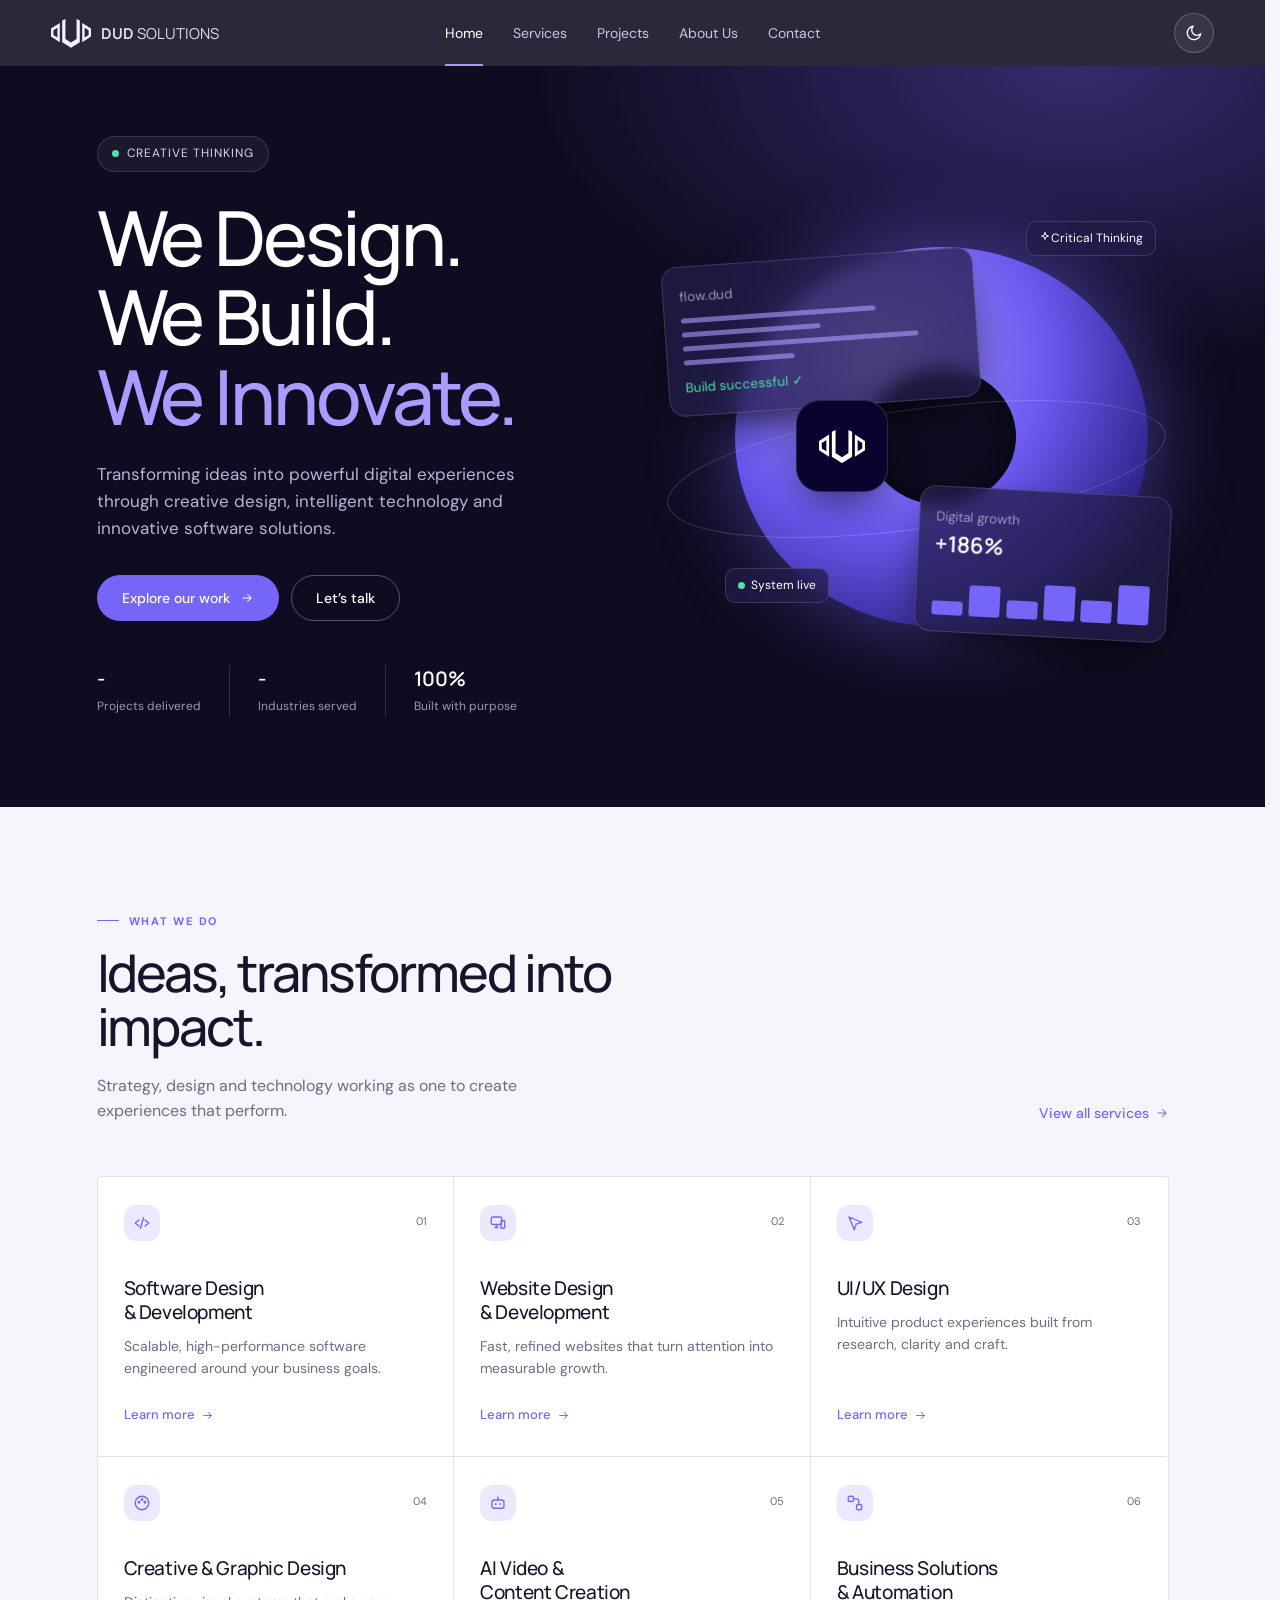
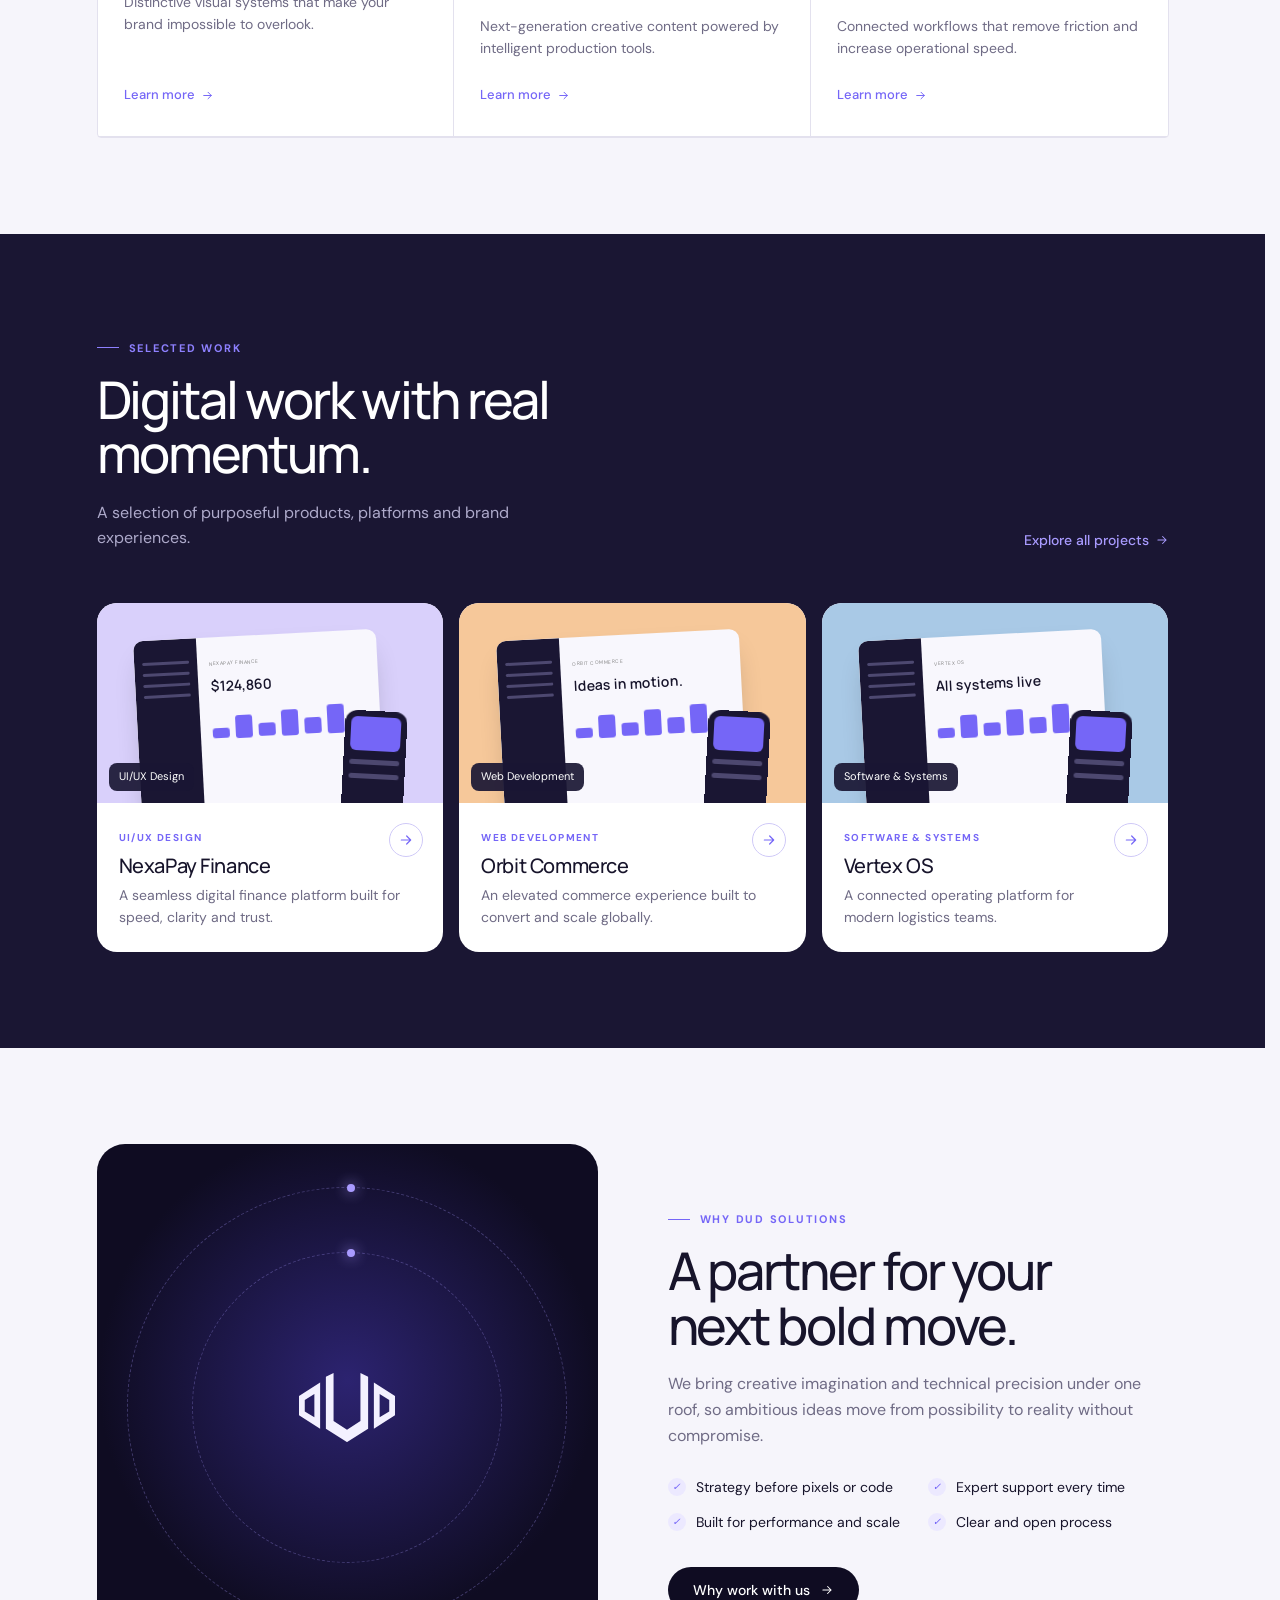
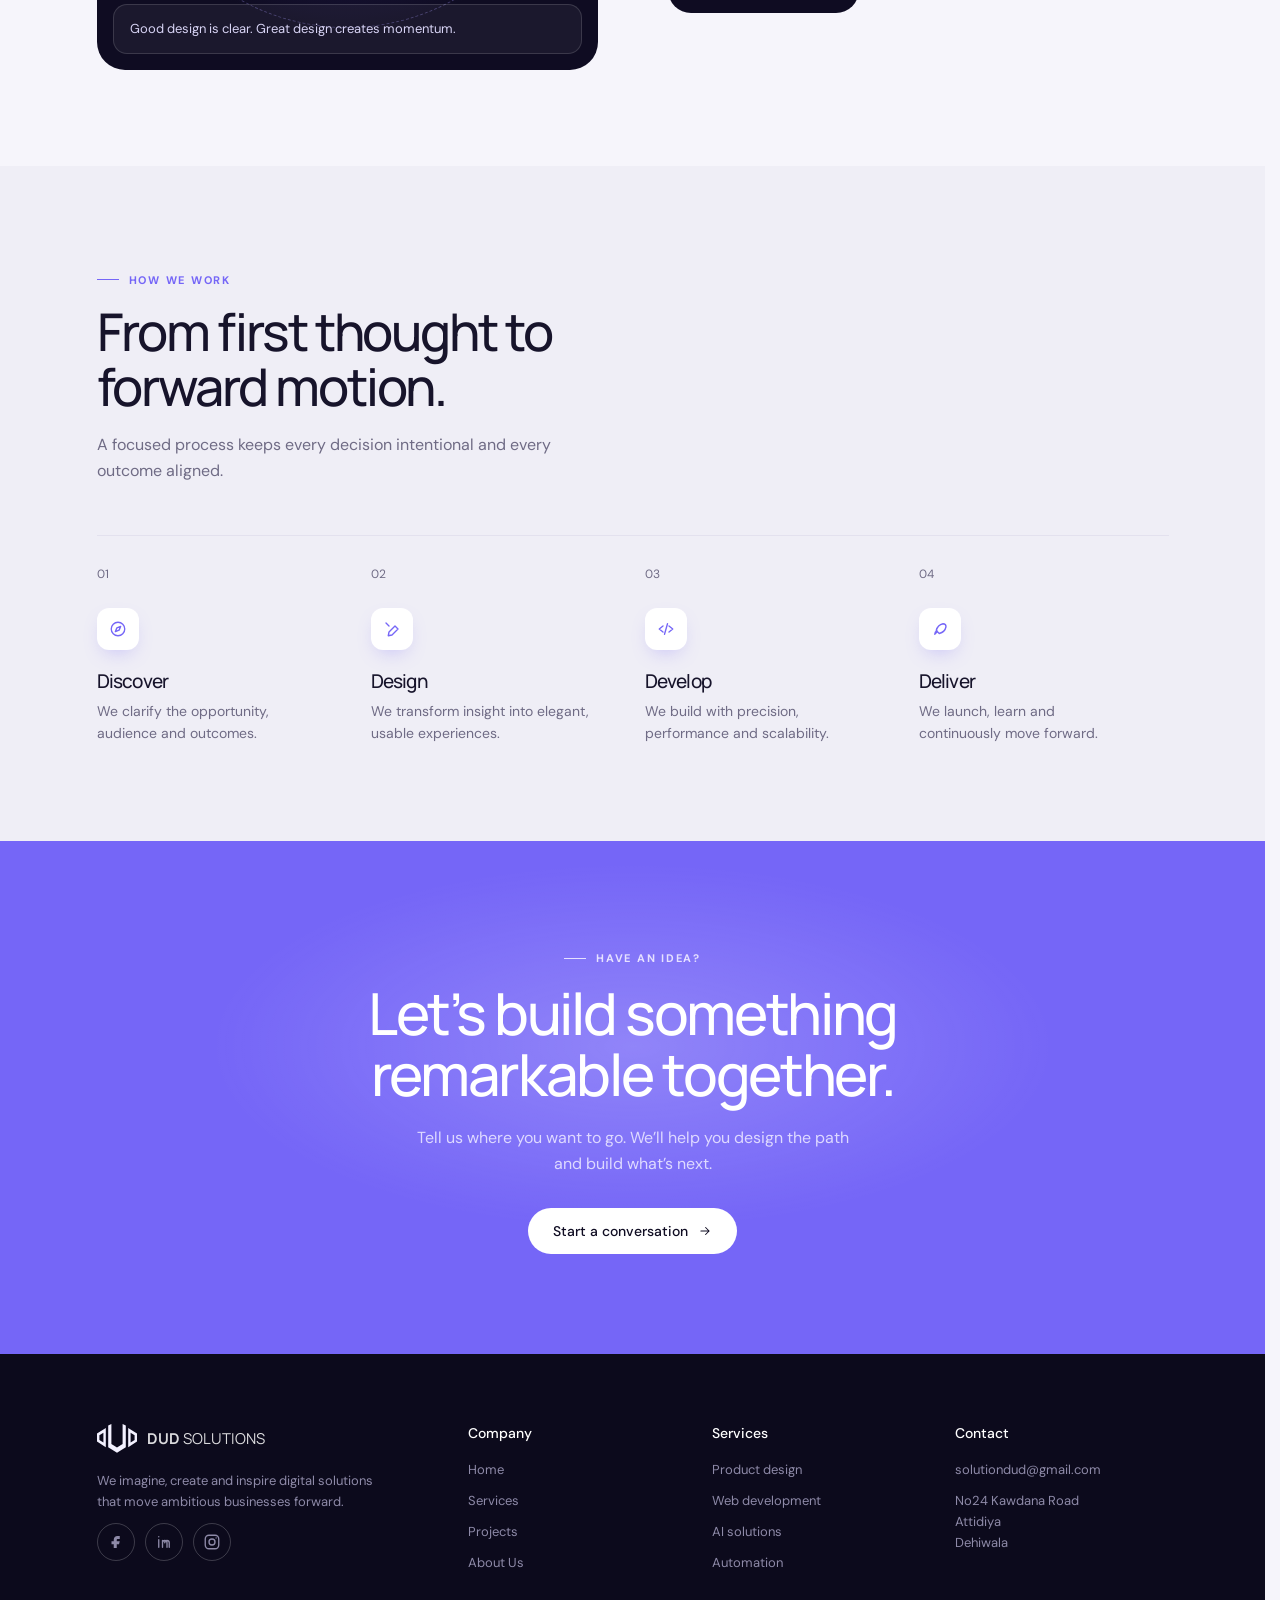
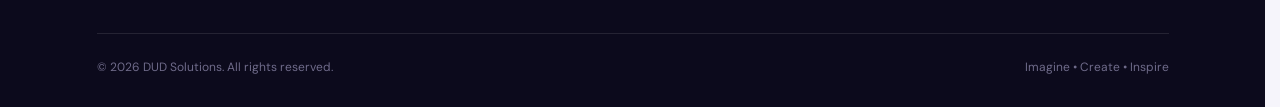
<file: index.html>
<!DOCTYPE html>
<html lang="en">
  <head>
    <meta charset="utf-8">
    <meta name="viewport" content="width=device-width, initial-scale=1, viewport-fit=cover">
    <title>DUD Solutions – Design. Build. Innovate.</title>
    <meta name="description" content="DUD Solutions designs and builds powerful digital experiences: software, websites, UI/UX, AI content and automation.">
    <link rel="icon" type="image/svg+xml" href="/assest/favicon.svg">

    <!-- Fonts: Manrope (headings) and DM Sans (body text) -->
    <link rel="preconnect" href="https://fonts.googleapis.com">
    <link href="https://fonts.googleapis.com/css2?family=DM+Sans:wght@400;500;700&family=Manrope:wght@400;500;600;700&display=swap" rel="stylesheet">

    <link rel="stylesheet" href="css/styles.css">

    <!-- Apply the saved light/dark choice before the page paints, to avoid a flash -->
    <script>
      try {
        var savedTheme = localStorage.getItem("dud-theme");
        if (savedTheme === "dark" || savedTheme === "light") {
          document.documentElement.setAttribute("data-theme", savedTheme);
        }
      } catch (error) {}
    </script>
  </head>

  <!-- DUD Solutions: Home page -->
  <body>

  <!-- Site header -->
  <header class="site-header">
    <div class="container">
      <a class="brand" aria-label="DUD Solutions home" href="index.html"><svg viewBox="0 0 100 72"><path d="M0 24L22 10V58L0 44ZM6 28V40L16 46V22Z" fill-rule="evenodd"/><path d="M100 24L78 10V58L100 44ZM94 28V40L84 46V22Z" fill-rule="evenodd"/><path d="M28 4L36 0V50L50 59L64 50V0L72 4V58L50 72L28 58Z"/></svg><span><b>DUD</b> SOLUTIONS</span></a>
      <button id="menu-toggle" class="menu-toggle" aria-label="Menu">☰</button>
      <nav id="site-nav">
        <a class="nav-link is-active" aria-current="page" href="index.html">Home</a>
        <a class="nav-link" href="services.html">Services</a>
        <a class="nav-link" href="projects.html">Projects</a>
        <a class="nav-link" href="about.html">About Us</a>
        <a class="nav-link" href="contact.html">Contact</a>
      </nav>
      <button id="theme-toggle" class="theme-toggle" aria-label="Switch theme" type="button"></button>
    </div>
  </header>
  <main>

    <!-- Hero -->
    <section class="hero" style="padding:0">
      <div class="container">
        <div class="hero-grid">
          <div>
            <span class="badge fade-in"><i class="status-dot"></i>Creative Thinking</span>
            <h1 class="hero-title fade-in" style="animation-delay:.1s">We Design.<br>We Build.<br><em>We Innovate.</em></h1>
            <p class="hero-lead fade-in" style="animation-delay:.2s">Transforming ideas into powerful digital experiences through creative design, intelligent technology and innovative software solutions.</p>
            <div class="hero-actions fade-in" style="animation-delay:.3s">
              <a class="btn btn--primary" href="projects.html">Explore our work <svg class="icon" viewBox="0 0 24 24"><path d="M5 12h14M13 6l6 6-6 6"/></svg></a>
              <a class="btn btn--outline" href="contact.html">Let’s talk</a>
            </div>
            <div class="hero-stats fade-in" style="animation-delay:.4s">
              <div><b>-</b><span>Projects delivered</span></div>
              <div><b>-</b><span>Industries served</span></div>
              <div><b>100%</b><span>Built with purpose</span></div>
            </div>
          </div>
          <div class="hero-visual" aria-hidden="true">
            <div class="orb"></div>
            <div class="orbit-ring"></div>
            <div class="floating-card floating-card--code">
              <small style="color:#9b97bb">flow.dud</small>
              <div class="skeleton-line" style="width:70%"></div>
              <div class="skeleton-line" style="width:50%"></div>
              <div class="skeleton-line" style="width:85%"></div>
              <div class="skeleton-line" style="width:40%"></div>
              <small style="color:#4ee3a4">Build successful ✓</small>
            </div>
            <div class="floating-card floating-card--logo"><svg viewBox="0 0 100 72"><path d="M0 24L22 10V58L0 44ZM6 28V40L16 46V22Z" fill-rule="evenodd"/><path d="M100 24L78 10V58L100 44ZM94 28V40L84 46V22Z" fill-rule="evenodd"/><path d="M28 4L36 0V50L50 59L64 50V0L72 4V58L50 72L28 58Z"/></svg></div>
            <div class="floating-card floating-card--growth">
              <small style="color:#9b97bb">Digital growth</small>
              <div style="font:600 22px Manrope">+186%</div>
              <div class="mini-chart">
                <i style="height:30%;animation-delay:0s"></i>
                <i style="height:67%;animation-delay:0.08s"></i>
                <i style="height:39%;animation-delay:0.16s"></i>
                <i style="height:76%;animation-delay:0.24s"></i>
                <i style="height:48%;animation-delay:0.32s"></i>
                <i style="height:85%;animation-delay:0.4s"></i>
              </div>
            </div>
            <div class="floating-card floating-tag"><svg class="icon" viewBox="0 0 24 24"><path d="M12 3l1.8 5.2L19 10l-5.2 1.8L12 17l-1.8-5.2L5 10l5.2-1.8z"/></svg>Critical Thinking</div>
            <div class="floating-card floating-tag--status"><i class="status-dot" style="display:inline-block;margin-right:6px"></i>System live</div>
          </div>
        </div>
      </div>
    </section>

    <!-- Ideas, transformed into impact. -->
    <section>
      <div class="container">
        <div class="section-header">
          <div>
            <div class="eyebrow">What we do</div>
            <h2>Ideas, transformed into <br>impact.</h2>
            <p class="section-subtitle">Strategy, design and technology working as one to create experiences that perform.</p>
          </div>
          <a class="text-link" href="services.html">View all services <svg class="icon" viewBox="0 0 24 24"><path d="M5 12h14M13 6l6 6-6 6"/></svg></a>
        </div>
        <div class="service-grid">
          <a class="service-card" href="contact.html">
            <div class="icon-box"><svg class="icon" viewBox="0 0 24 24"><path d="M8 8l-5 4 5 4M16 8l5 4-5 4M14 5l-4 14"/></svg></div>
            <span class="service-number">01</span>
            <h3>Software Design &amp; Development</h3>
            <p>Scalable, high-performance software engineered around your business goals.</p>
            <span class="text-link">Learn more <svg class="icon" viewBox="0 0 24 24"><path d="M5 12h14M13 6l6 6-6 6"/></svg></span>
          </a>
          <a class="service-card" href="contact.html">
            <div class="icon-box"><svg class="icon" viewBox="0 0 24 24"><rect height="10" rx="2" width="14" x="3" y="4"/><path d="M8 18h4M10 14v4"/><rect height="10" rx="1" width="5" x="16" y="9"/></svg></div>
            <span class="service-number">02</span>
            <h3>Website Design &amp; Development</h3>
            <p>Fast, refined websites that turn attention into measurable growth.</p>
            <span class="text-link">Learn more <svg class="icon" viewBox="0 0 24 24"><path d="M5 12h14M13 6l6 6-6 6"/></svg></span>
          </a>
          <a class="service-card" href="contact.html">
            <div class="icon-box"><svg class="icon" viewBox="0 0 24 24"><path d="M4 4l7 17 2.5-7.5L21 11z"/></svg></div>
            <span class="service-number">03</span>
            <h3>UI/UX Design</h3>
            <p>Intuitive product experiences built from research, clarity and craft.</p>
            <span class="text-link">Learn more <svg class="icon" viewBox="0 0 24 24"><path d="M5 12h14M13 6l6 6-6 6"/></svg></span>
          </a>
          <a class="service-card" href="contact.html">
            <div class="icon-box"><svg class="icon" viewBox="0 0 24 24"><circle cx="12" cy="12" r="9"/><circle cx="8" cy="11" r="1"/><circle cx="12" cy="7.5" r="1"/><circle cx="16" cy="11" r="1"/></svg></div>
            <span class="service-number">04</span>
            <h3>Creative &amp; Graphic Design</h3>
            <p>Distinctive visual systems that make your brand impossible to overlook.</p>
            <span class="text-link">Learn more <svg class="icon" viewBox="0 0 24 24"><path d="M5 12h14M13 6l6 6-6 6"/></svg></span>
          </a>
          <a class="service-card" href="contact.html">
            <div class="icon-box"><svg class="icon" viewBox="0 0 24 24"><rect height="11" rx="3" width="16" x="4" y="8"/><path d="M12 4v4M9 13v1M15 13v1"/></svg></div>
            <span class="service-number">05</span>
            <h3>AI Video &amp; Content Creation</h3>
            <p>Next-generation creative content powered by intelligent production tools.</p>
            <span class="text-link">Learn more <svg class="icon" viewBox="0 0 24 24"><path d="M5 12h14M13 6l6 6-6 6"/></svg></span>
          </a>
          <a class="service-card" href="contact.html">
            <div class="icon-box"><svg class="icon" viewBox="0 0 24 24"><rect height="7" rx="2" width="7" x="3" y="3"/><rect height="7" rx="2" width="7" x="14" y="14"/><path d="M10 6.5h4a3 3 0 013 3V14"/></svg></div>
            <span class="service-number">06</span>
            <h3>Business Solutions &amp; Automation</h3>
            <p>Connected workflows that remove friction and increase operational speed.</p>
            <span class="text-link">Learn more <svg class="icon" viewBox="0 0 24 24"><path d="M5 12h14M13 6l6 6-6 6"/></svg></span>
          </a>
        </div>
      </div>
    </section>

    <!-- Digital work with real momentum. -->
    <section class="section--dark">
      <div class="container">
        <div class="section-header">
          <div>
            <div class="eyebrow">Selected work</div>
            <h2>Digital work with real <br>momentum.</h2>
            <p class="section-subtitle">A selection of purposeful products, platforms and brand experiences.</p>
          </div>
          <a class="text-link" href="projects.html">Explore all projects <svg class="icon" viewBox="0 0 24 24"><path d="M5 12h14M13 6l6 6-6 6"/></svg></a>
        </div>
        <div class="project-grid">
          <article class="project-card" data-category="UI/UX Design">
            <div class="project-image" style="background:#d9d0fb">
              <div class="laptop-mockup">
                <div class="mockup-sidebar"><i></i><i></i><i></i><i></i></div>
                <div class="mockup-main">
                  <small>NexaPay Finance</small> <strong>$124,860</strong>
                  <div class="mini-chart">
                    <i style="height:30%;animation-delay:0s"></i>
                    <i style="height:67%;animation-delay:0.08s"></i>
                    <i style="height:39%;animation-delay:0.16s"></i>
                    <i style="height:76%;animation-delay:0.24s"></i>
                    <i style="height:48%;animation-delay:0.32s"></i>
                    <i style="height:85%;animation-delay:0.4s"></i>
                    <i style="height:57%;animation-delay:0.48s"></i>
                  </div>
                </div>
              </div>
              <div class="phone-mockup">
                <i></i>
                <div class="skeleton-line" style="background:#4d4870"></div>
                <div class="skeleton-line" style="background:#4d4870"></div>
              </div>
              <span class="category-badge">UI/UX Design</span>
            </div>
            <div class="project-body">
              <small>UI/UX Design</small>
              <h3>NexaPay Finance</h3>
              <p>A seamless digital finance platform built for speed, clarity and trust.</p>
              <span class="project-arrow"><svg class="icon" viewBox="0 0 24 24"><path d="M5 12h14M13 6l6 6-6 6"/></svg></span>
            </div>
          </article>
          <article class="project-card" data-category="Web Development">
            <div class="project-image" style="background:#f6c89a">
              <div class="laptop-mockup">
                <div class="mockup-sidebar"><i></i><i></i><i></i><i></i></div>
                <div class="mockup-main">
                  <small>Orbit Commerce</small> <strong>Ideas in motion.</strong>
                  <div class="mini-chart">
                    <i style="height:30%;animation-delay:0s"></i>
                    <i style="height:67%;animation-delay:0.08s"></i>
                    <i style="height:39%;animation-delay:0.16s"></i>
                    <i style="height:76%;animation-delay:0.24s"></i>
                    <i style="height:48%;animation-delay:0.32s"></i>
                    <i style="height:85%;animation-delay:0.4s"></i>
                    <i style="height:57%;animation-delay:0.48s"></i>
                  </div>
                </div>
              </div>
              <div class="phone-mockup">
                <i></i>
                <div class="skeleton-line" style="background:#4d4870"></div>
                <div class="skeleton-line" style="background:#4d4870"></div>
              </div>
              <span class="category-badge">Web Development</span>
            </div>
            <div class="project-body">
              <small>Web Development</small>
              <h3>Orbit Commerce</h3>
              <p>An elevated commerce experience built to convert and scale globally.</p>
              <span class="project-arrow"><svg class="icon" viewBox="0 0 24 24"><path d="M5 12h14M13 6l6 6-6 6"/></svg></span>
            </div>
          </article>
          <article class="project-card" data-category="Software & Systems">
            <div class="project-image" style="background:#a9c9e6">
              <div class="laptop-mockup">
                <div class="mockup-sidebar"><i></i><i></i><i></i><i></i></div>
                <div class="mockup-main">
                  <small>Vertex OS</small> <strong>All systems live</strong>
                  <div class="mini-chart">
                    <i style="height:30%;animation-delay:0s"></i>
                    <i style="height:67%;animation-delay:0.08s"></i>
                    <i style="height:39%;animation-delay:0.16s"></i>
                    <i style="height:76%;animation-delay:0.24s"></i>
                    <i style="height:48%;animation-delay:0.32s"></i>
                    <i style="height:85%;animation-delay:0.4s"></i>
                    <i style="height:57%;animation-delay:0.48s"></i>
                  </div>
                </div>
              </div>
              <div class="phone-mockup">
                <i></i>
                <div class="skeleton-line" style="background:#4d4870"></div>
                <div class="skeleton-line" style="background:#4d4870"></div>
              </div>
              <span class="category-badge">Software &amp; Systems</span>
            </div>
            <div class="project-body">
              <small>Software &amp; Systems</small>
              <h3>Vertex OS</h3>
              <p>A connected operating platform for modern logistics teams.</p>
              <span class="project-arrow"><svg class="icon" viewBox="0 0 24 24"><path d="M5 12h14M13 6l6 6-6 6"/></svg></span>
            </div>
          </article>
        </div>
      </div>
    </section>

    <!-- A partner for your next bold move. -->
    <section>
      <div class="container why-us">
        <div class="brand-visual">
          <div class="orbit orbit--inner"></div>
          <div class="orbit orbit--outer"></div>
          <svg viewBox="0 0 100 72"><path d="M0 24L22 10V58L0 44ZM6 28V40L16 46V22Z" fill-rule="evenodd"/><path d="M100 24L78 10V58L100 44ZM94 28V40L84 46V22Z" fill-rule="evenodd"/><path d="M28 4L36 0V50L50 59L64 50V0L72 4V58L50 72L28 58Z"/></svg>
          <blockquote>Good design is clear. Great design creates momentum.</blockquote>
        </div>
        <div>
          <div class="eyebrow">Why DUD Solutions</div>
          <h2>A partner for your next bold move.</h2>
          <p class="section-subtitle" style="max-width:none">We bring creative imagination and technical precision under one roof, so ambitious ideas move from possibility to reality without compromise.</p>
          <div class="checklist">
            <span><i>✓</i>Strategy before pixels or code</span>
            <span><i>✓</i>Expert support every time</span>
            <span><i>✓</i>Built for performance and scale</span>
            <span><i>✓</i>Clear and open process</span>
          </div>
          <a class="btn btn--dark" href="about.html">Why work with us <svg class="icon" viewBox="0 0 24 24"><path d="M5 12h14M13 6l6 6-6 6"/></svg></a>
        </div>
      </div>
    </section>

    <!-- From first thought to forward motion. -->
    <section class="section--tinted">
      <div class="container">
        <div class="eyebrow">How we work</div>
        <h2>From first thought to <br>forward motion.</h2>
        <p class="section-subtitle" style="margin-bottom:52px">A focused process keeps every decision intentional and every outcome aligned.</p>
        <div class="process-steps">
          <div class="process-step">
            <small>01</small>
            <div class="icon-box"><svg class="icon" viewBox="0 0 24 24"><circle cx="12" cy="12" r="9"/><path d="M15.5 8.5l-2 5-5 2 2-5z"/></svg></div>
            <h3>Discover</h3>
            <p>We clarify the opportunity, audience and outcomes.</p>
          </div>
          <div class="process-step">
            <small>02</small>
            <div class="icon-box"><svg class="icon" viewBox="0 0 24 24"><path d="M12 20l8-8-4-4-8 8-1 5zM4 4l4 4"/></svg></div>
            <h3>Design</h3>
            <p>We transform insight into elegant, usable experiences.</p>
          </div>
          <div class="process-step">
            <small>03</small>
            <div class="icon-box"><svg class="icon" viewBox="0 0 24 24"><path d="M8 8l-5 4 5 4M16 8l5 4-5 4M14 5l-4 14"/></svg></div>
            <h3>Develop</h3>
            <p>We build with precision, performance and scalability.</p>
          </div>
          <div class="process-step">
            <small>04</small>
            <div class="icon-box"><svg class="icon" viewBox="0 0 24 24"><path d="M5 19c0-3 1-4 3-5m8-9c3 0 4 1 4 4-1 5-5 8-9 9l-4-4c1-4 4-8 9-9zM8 16l-3 3"/></svg></div>
            <h3>Deliver</h3>
            <p>We launch, learn and continuously move forward.</p>
          </div>
        </div>
      </div>
    </section>

    <!-- Call to action -->
    <section class="cta-band">
      <div class="container">
        <div class="eyebrow">Have an idea?</div>
        <h2>Let’s build something remarkable together.</h2>
        <p>Tell us where you want to go. We’ll help you design the path and build what’s next.</p>
        <a class="btn btn--light" href="contact.html">Start a conversation <svg class="icon" viewBox="0 0 24 24"><path d="M5 12h14M13 6l6 6-6 6"/></svg></a>
      </div>
    </section>
  </main>

  <!-- Site footer -->
  <footer>
    <div class="container">
      <div class="footer-grid">
        <div>
          <a class="brand" href="index.html"><svg viewBox="0 0 100 72"><path d="M0 24L22 10V58L0 44ZM6 28V40L16 46V22Z" fill-rule="evenodd"/><path d="M100 24L78 10V58L100 44ZM94 28V40L84 46V22Z" fill-rule="evenodd"/><path d="M28 4L36 0V50L50 59L64 50V0L72 4V58L50 72L28 58Z"/></svg><span><b>DUD</b> SOLUTIONS</span></a>
          <p style="margin-top:18px;max-width:300px">We imagine, create and inspire digital solutions that move ambitious businesses forward.</p>
          <div class="social-links">
            <a aria-label="Facebook" href="https://www.facebook.com/profile.php?id=61596871286581"><svg viewBox="0 0 24 24" aria-hidden="true"><path d="M14 8h3V4h-3c-3 0-5 2-5 5v2H6v4h3v5h4v-5h3l1-4h-4V9c0-.7.3-1 1-1Z"/></svg></a>
            <a aria-label="LinkedIn" href="contact.html"><svg viewBox="0 0 24 24" aria-hidden="true"><path d="M5 9v10M5 5v.01M10 19v-6a3 3 0 0 1 6 0v6M10 10v9M19 19v-6a3 3 0 0 0-6 0"/></svg></a>
            <a aria-label="Instagram" href="https://www.instagram.com/dudsolutions/?hl=en"><svg viewBox="0 0 24 24" aria-hidden="true"><rect x="3" y="3" width="18" height="18" rx="5"/><circle cx="12" cy="12" r="4"/><path d="M17.5 6.5h.01"/></svg></a>
          </div>
        </div>
        <div>
          <h4>Company</h4>
          <a href="index.html">Home</a>
          <a href="services.html">Services</a>
          <a href="projects.html">Projects</a>
          <a href="about.html">About Us</a>
        </div>
        <div>
          <h4>Services</h4>
          <a href="services.html">Product design</a>
          <a href="services.html">Web development</a>
          <a href="services.html">AI solutions</a>
          <a href="services.html">Automation</a>
        </div>
        <div>
          <h4>Contact</h4>
          <a href="mailto:solutiondud@gmail.com">solutiondud@gmail.com</a>
          <p>No24 Kawdana Road <br> Attidiya<br> Dehiwala </p>
        </div>
      </div>
      <div class="footer-bottom"><span>© 2026 DUD Solutions. All rights reserved.</span><span>Imagine • Create • Inspire</span></div>
    </div>
  </footer>

    <script src="js/main.js"></script>
  </body>
</html>
</file>
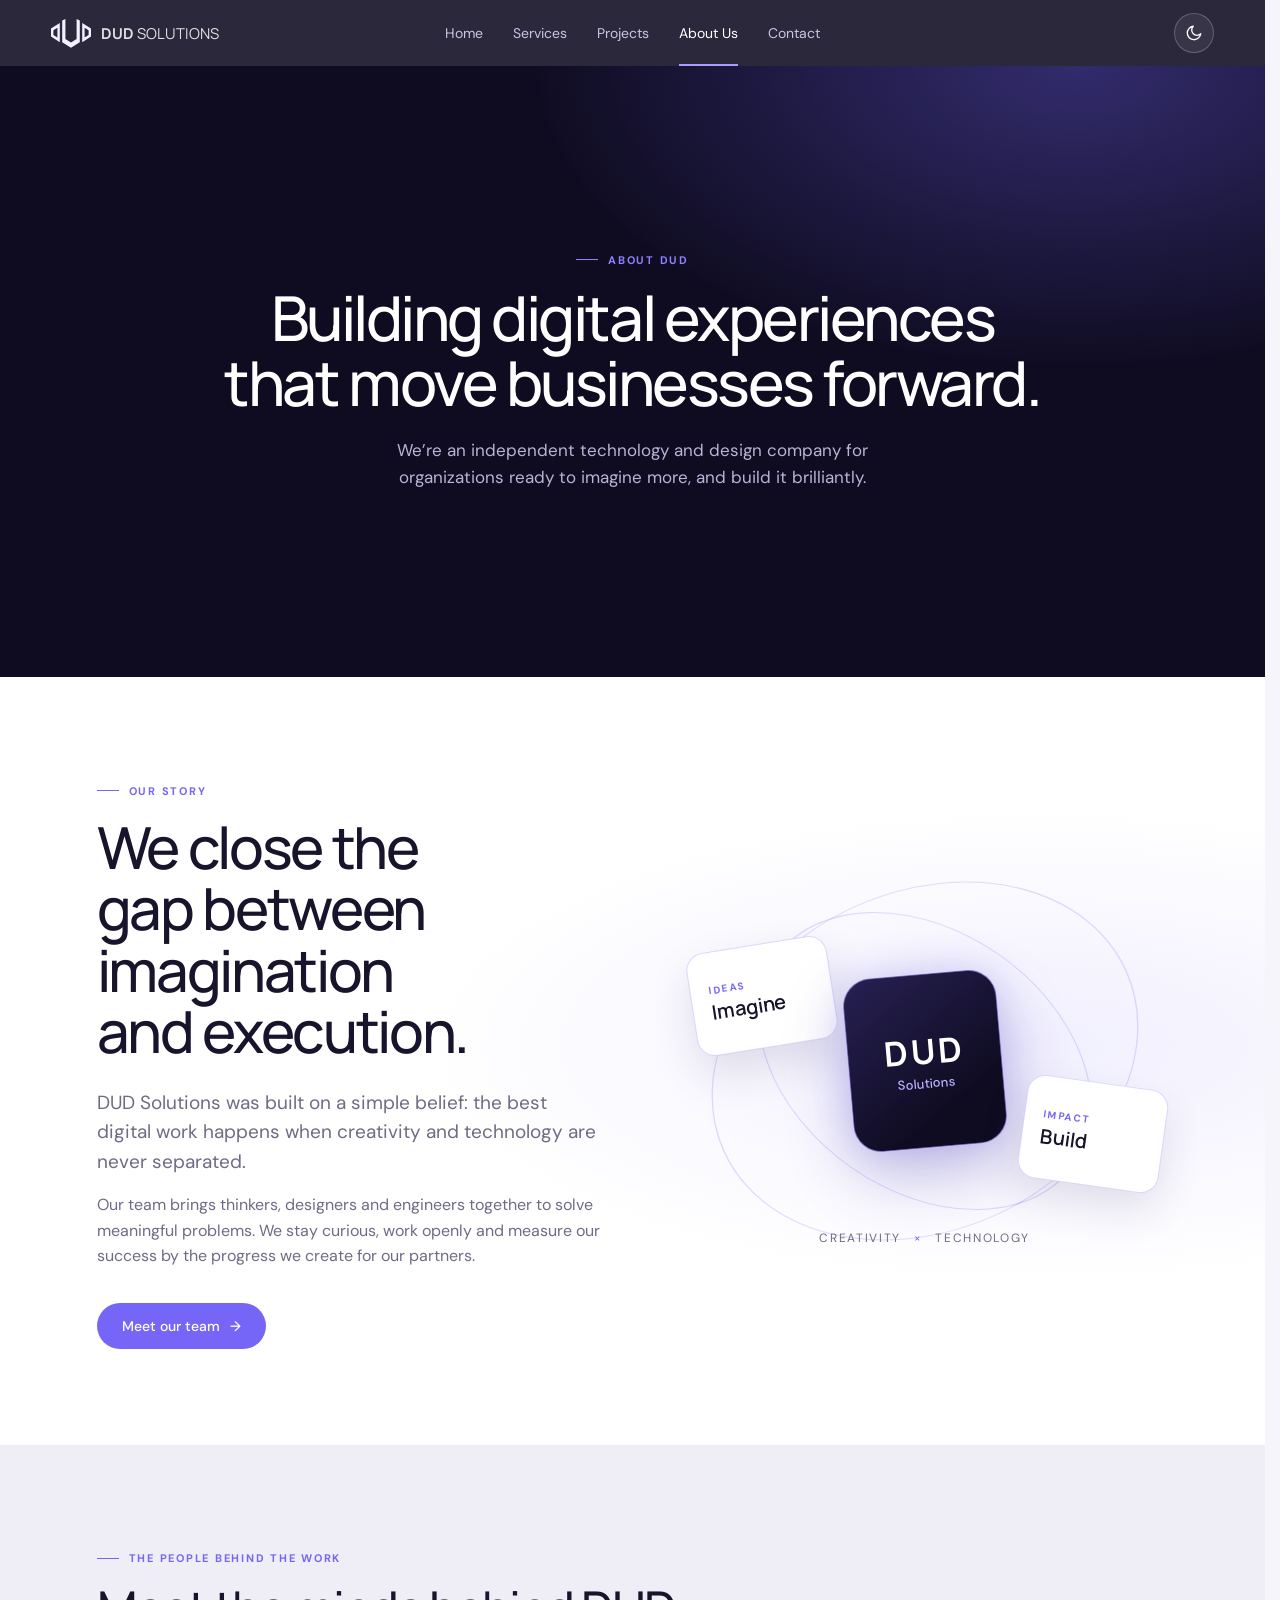
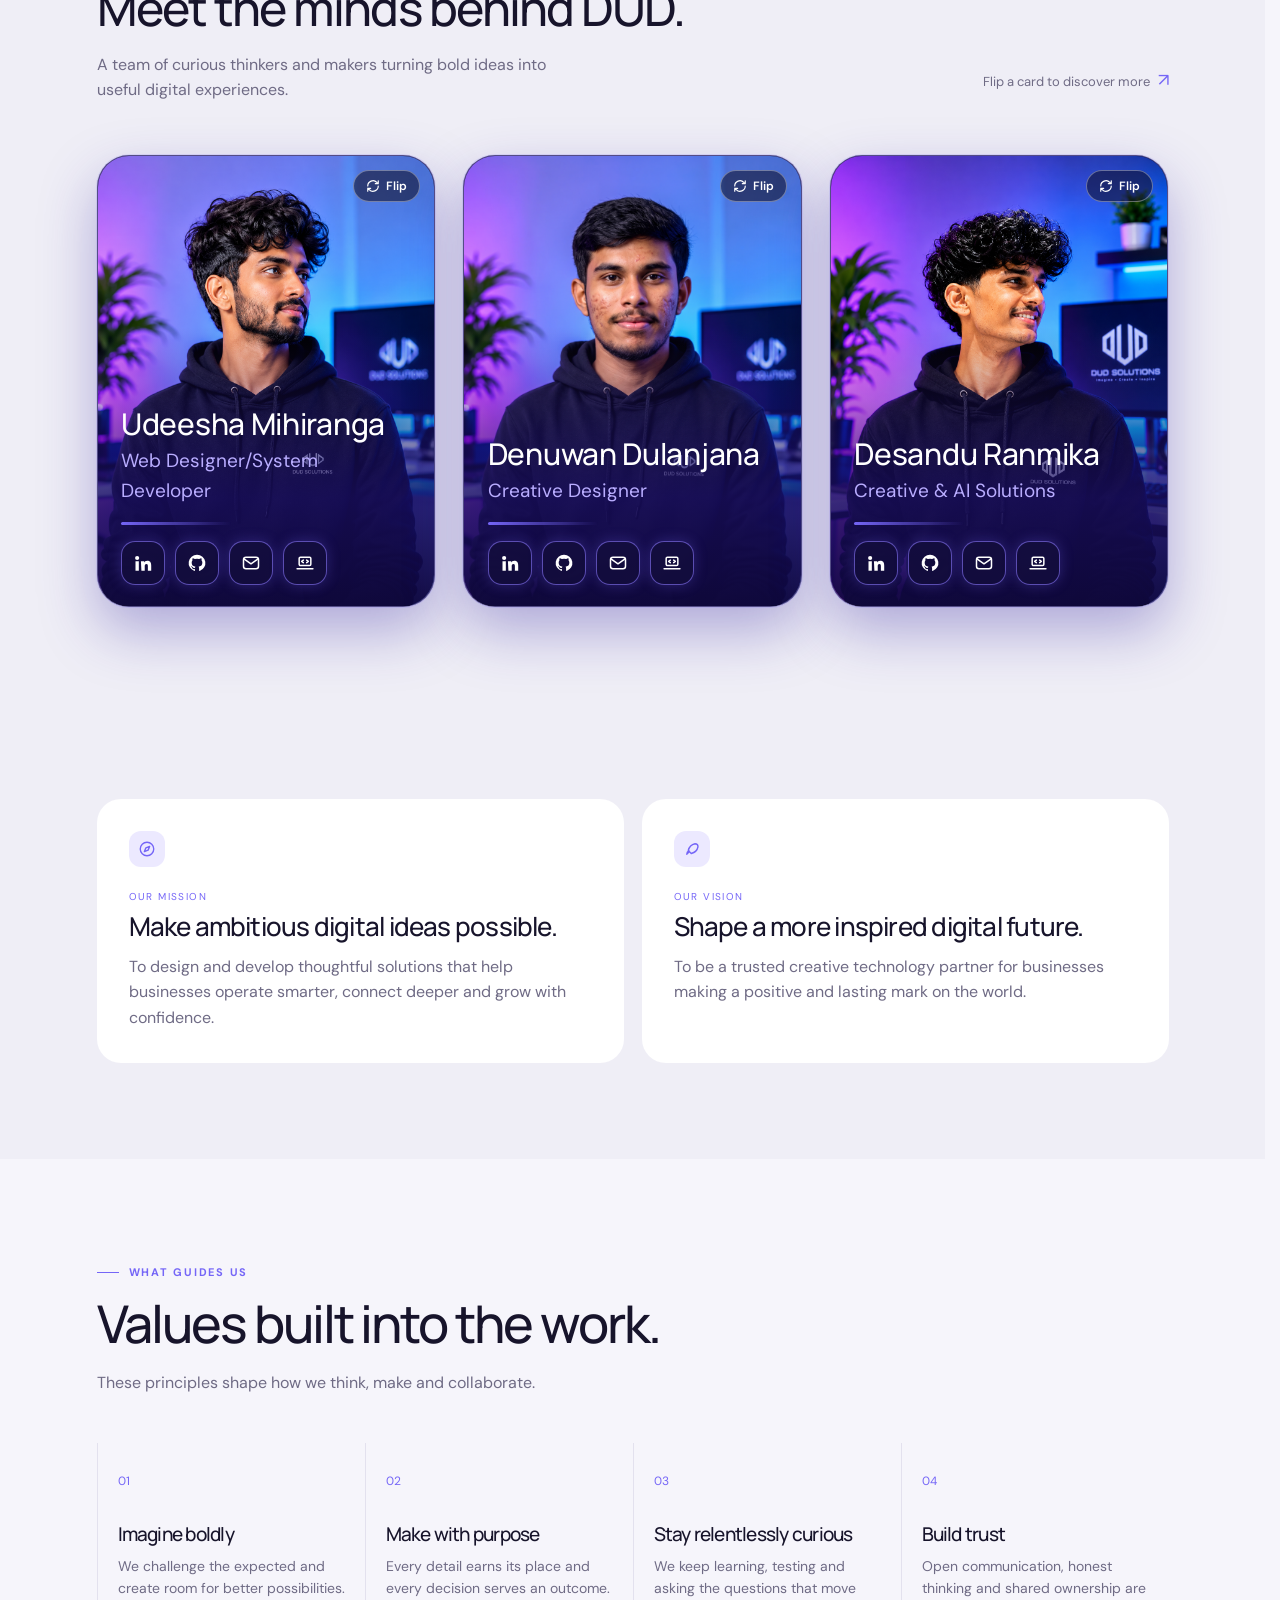
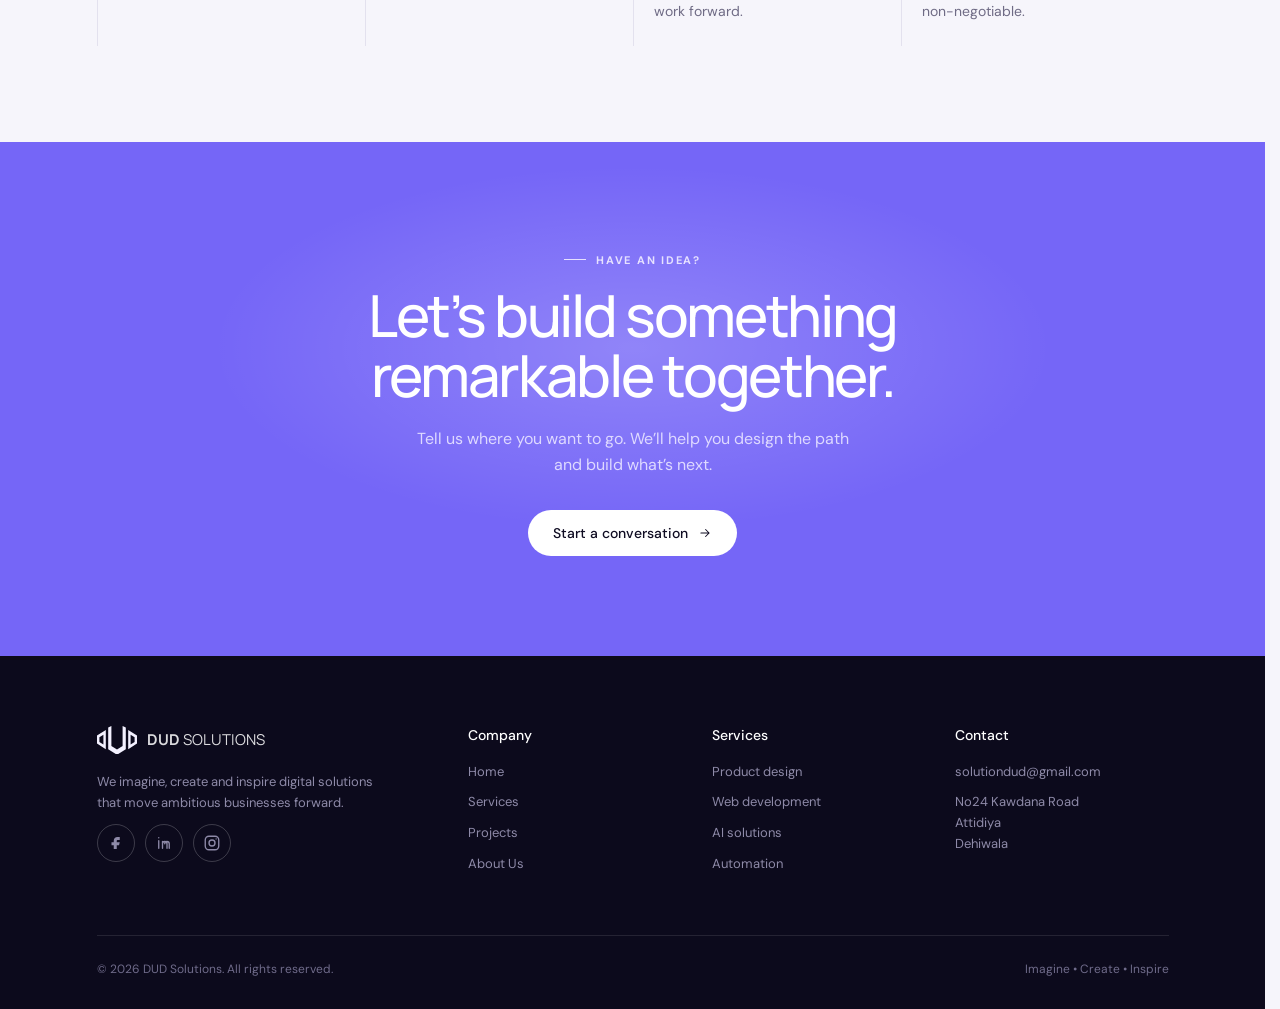
<file: about.html>
<!DOCTYPE html>
<html lang="en">
  <head>
    <meta charset="utf-8">
    <meta name="viewport" content="width=device-width, initial-scale=1, viewport-fit=cover">
    <title>About Us – DUD Solutions</title>
    <meta name="description" content="DUD Solutions is an independent technology and design company building digital experiences that move businesses forward.">
    <link rel="icon" type="image/svg+xml" href="/assest/favicon.svg">

    <!-- Fonts: Manrope (headings) and DM Sans (body text) -->
    <link rel="preconnect" href="https://fonts.googleapis.com">
    <link href="https://fonts.googleapis.com/css2?family=DM+Sans:wght@400;500;700&family=Manrope:wght@400;500;600;700&display=swap" rel="stylesheet">

    <link rel="stylesheet" href="css/styles.css">

    <!-- Apply the saved light/dark choice before the page paints, to avoid a flash -->
    <script>
      try {
        var savedTheme = localStorage.getItem("dud-theme");
        if (savedTheme === "dark" || savedTheme === "light") {
          document.documentElement.setAttribute("data-theme", savedTheme);
        }
      } catch (error) {}
    </script>
  </head>

  <!-- DUD Solutions: About Us page -->
  <body>

  <!-- Site header -->
  <header class="site-header">
    <div class="container">
      <a class="brand" aria-label="DUD Solutions home" href="index.html"><svg viewBox="0 0 100 72"><path d="M0 24L22 10V58L0 44ZM6 28V40L16 46V22Z" fill-rule="evenodd"/><path d="M100 24L78 10V58L100 44ZM94 28V40L84 46V22Z" fill-rule="evenodd"/><path d="M28 4L36 0V50L50 59L64 50V0L72 4V58L50 72L28 58Z"/></svg><span><b>DUD</b> SOLUTIONS</span></a>
      <button id="menu-toggle" class="menu-toggle" aria-label="Menu">☰</button>
      <nav id="site-nav">
        <a class="nav-link" href="index.html">Home</a>
        <a class="nav-link" href="services.html">Services</a>
        <a class="nav-link" href="projects.html">Projects</a>
        <a class="nav-link is-active" aria-current="page" href="about.html">About Us</a>
        <a class="nav-link" href="contact.html">Contact</a>
      </nav>
      <button id="theme-toggle" class="theme-toggle" aria-label="Switch theme" type="button"></button>
    </div>
  </header>
  <main>

    <!-- Hero -->
    <section class="hero hero--centered">
      <div class="container">
        <div class="eyebrow fade-in" style="color:#8e80ff">About DUD</div>
        <h1 class="fade-in" style="animation-delay:.1s">Building digital experiences that move businesses forward.</h1>
        <p class="fade-in" style="animation-delay:.2s">We’re an independent technology and design company for organizations ready to imagine more, and build it brilliantly.</p>
      </div>
    </section>

    <!-- Our story -->
    <section class="story-section" id="our-story">
      <div class="container story-layout">
        <div class="story-copy">
           <div class="eyebrow">Our story</div>
           <h2>We close the gap between imagination and execution.</h2>
          <p class="intro-text">DUD Solutions was built on a simple belief: the best digital work happens when creativity and technology are never separated.</p>
          <p>Our team brings thinkers, designers and engineers together to solve meaningful problems. We stay curious, work openly and measure our success by the progress we create for our partners.</p>
                    <a class="btn btn--primary story-cta" href="#our-team">Meet our team <span aria-hidden="true">→</span></a>
        </div>
        <div class="story-art" aria-hidden="true">
          <div class="story-orbit story-orbit--one"></div>
          <div class="story-orbit story-orbit--two"></div>
          <div class="story-art-card story-art-card--left"><span>IDEAS</span><b>Imagine</b></div>
          <div class="story-art-core"><span>DUD</span><b>Solutions</b></div>
          <div class="story-art-card story-art-card--right"><span>IMPACT</span><b>Build</b></div>
          <div class="story-art-caption">Creativity <i>×</i> Technology</div>
        </div>
      </div>
    </section>

    <!-- Team member cards: click or tap a card to flip it -->
    <section class="team-section section--tinted" id="our-team">
      <div class="container">
        <div class="section-header team-heading">
          <div>
            <div class="eyebrow">The people behind the work</div>
            <h2>Meet the minds behind DUD.</h2>
            <p class="section-subtitle">A team of curious thinkers and makers turning bold ideas into useful digital experiences.</p>
          </div>
          <p class="team-hint">Flip a card to discover more <span aria-hidden="true">↗</span></p>
        </div>

        <div class="team-grid">
          <article class="team-card">
            <div class="team-card-inner">
              <!-- Front -->
              <div class="team-card-face team-card-front">
                <img class="team-img" src="assest/team/member-01.jpg" alt="Portrait of Udeesha Mihiranga" loading="lazy">
                <button class="team-flip-btn" type="button" aria-label="Flip card to read more about Udeesha Mihiranga">
                  <svg viewBox="0 0 24 24" aria-hidden="true"><path d="M3 12a9 9 0 0115.5-6.2L21 8M21 3v5h-5M21 12a9 9 0 01-15.5 6.2L3 16M3 21v-5h5"/></svg> Flip
                </button>
                <div class="team-front-info">
                  <h3>Udeesha Mihiranga</h3>
                  <span class="team-role">Web Designer/System Developer</span>
                  <span class="team-rule" aria-hidden="true"></span>
                  <ul class="team-social">
                    <li><a href="https://www.linkedin.com/in/udeesha-mihiranga-9396a8398/" aria-label="Udeesha Mihiranga on LinkedIn" target="_blank" rel="noopener"><svg viewBox="0 0 24 24" class="is-filled" aria-hidden="true"><path d="M4.98 3.5a2.5 2.5 0 11-.01 5 2.5 2.5 0 01.01-5zM3 9.75h4v11.5H3zM9.5 9.75h3.8v1.6h.06c.53-1 1.82-2.05 3.75-2.05 4 0 4.74 2.63 4.74 6.05v5.9h-4v-5.23c0-1.25-.02-2.86-1.75-2.86-1.75 0-2.02 1.36-2.02 2.77v5.32h-4z"/></svg></a></li>
                    <li><a href="https://github.com/udeeshamihiranga-lab" aria-label="Udeesha Mihiranga on GitHub" target="_blank" rel="noopener"><svg viewBox="0 0 24 24" class="is-filled" aria-hidden="true"><path d="M12 2a10 10 0 00-3.16 19.49c.5.09.68-.22.68-.48v-1.7c-2.78.6-3.37-1.34-3.37-1.34-.45-1.15-1.1-1.46-1.1-1.46-.9-.62.07-.6.07-.6 1 .07 1.53 1.03 1.53 1.03.9 1.52 2.34 1.08 2.9.83.09-.65.35-1.08.63-1.33-2.22-.25-4.55-1.11-4.55-4.94 0-1.09.39-1.98 1.03-2.68-.1-.25-.45-1.27.1-2.64 0 0 .84-.27 2.75 1.02a9.5 9.5 0 015 0c1.91-1.29 2.75-1.02 2.75-1.02.55 1.37.2 2.39.1 2.64.64.7 1.03 1.59 1.03 2.68 0 3.84-2.34 4.68-4.57 4.93.36.31.68.92.68 1.85v2.74c0 .27.18.58.69.48A10 10 0 0012 2z"/></svg></a></li>
                    <li><a href="mailto:udeeshamihiranga@gmail.com" aria-label="Email Udeesha Mihiranga"><svg viewBox="0 0 24 24" aria-hidden="true"><rect x="3" y="5" width="18" height="14" rx="3"/><path d="M3.5 7l8.5 6 8.5-6"/></svg></a></li>
                    <li><a href="http://udeesha-portfolio.free.je/" aria-label="Udeesha Mihiranga on Portfolio" target="_blank" rel="noopener"><svg viewBox="0 0 24 24" aria-hidden="true"><rect x="5" y="5" width="14" height="10" rx="1.5"/><path d="M2.5 19h19M10 8.5L8 10l2 1.5M14 8.5l2 1.5-2 1.5"/></svg></a></li>
                  </ul>
                </div>
              </div>
              <!-- Back (hidden from keyboard and screen readers until flipped) -->
              <div class="team-card-face team-card-back" inert>
                <button class="team-flip-btn" type="button" aria-label="Flip card back to Udeesha Mihiranga's photo">
                  <svg viewBox="0 0 24 24" aria-hidden="true"><path d="M3 12a9 9 0 0115.5-6.2L21 8M21 3v5h-5M21 12a9 9 0 01-15.5 6.2L3 16M3 21v-5h5"/></svg> Back
                </button>
                <div>
                  <span class="team-role">Full Stack Developer</span>
                  <h3>Building with purpose.</h3>
                  <p>Guiding projects from the first idea to a polished digital experience, with a focus on thoughtful execution and meaningful results.</p>
                </div>
                <ul class="team-skills">
                  <li>Strategy</li>
                  <li>Web Designer</li>
                  <li>Problem Solving</li>
                </ul>
              </div>
            </div>
          </article>

          <article class="team-card">
            <div class="team-card-inner">
              <!-- Front -->
              <div class="team-card-face team-card-front">
                <img class="team-img" src="assest/team/member-02.jpg" alt="Portrait of Team Member 02" loading="lazy">
                <button class="team-flip-btn" type="button" aria-label="Flip card to read more about Team Member 02">
                  <svg viewBox="0 0 24 24" aria-hidden="true"><path d="M3 12a9 9 0 0115.5-6.2L21 8M21 3v5h-5M21 12a9 9 0 01-15.5 6.2L3 16M3 21v-5h5"/></svg> Flip
                </button>
                <div class="team-front-info">
                  <h3>Denuwan Dulanjana</h3>
                  <span class="team-role">Creative Designer</span>
                  <span class="team-rule" aria-hidden="true"></span>
                  <ul class="team-social">
                    <li><a href="#" aria-label="Team Member 02 on LinkedIn" target="_blank" rel="noopener"><svg viewBox="0 0 24 24" class="is-filled" aria-hidden="true"><path d="M4.98 3.5a2.5 2.5 0 11-.01 5 2.5 2.5 0 01.01-5zM3 9.75h4v11.5H3zM9.5 9.75h3.8v1.6h.06c.53-1 1.82-2.05 3.75-2.05 4 0 4.74 2.63 4.74 6.05v5.9h-4v-5.23c0-1.25-.02-2.86-1.75-2.86-1.75 0-2.02 1.36-2.02 2.77v5.32h-4z"/></svg></a></li>
                    <li><a href="#" aria-label="Team Member 02 on GitHub" target="_blank" rel="noopener"><svg viewBox="0 0 24 24" class="is-filled" aria-hidden="true"><path d="M12 2a10 10 0 00-3.16 19.49c.5.09.68-.22.68-.48v-1.7c-2.78.6-3.37-1.34-3.37-1.34-.45-1.15-1.1-1.46-1.1-1.46-.9-.62.07-.6.07-.6 1 .07 1.53 1.03 1.53 1.03.9 1.52 2.34 1.08 2.9.83.09-.65.35-1.08.63-1.33-2.22-.25-4.55-1.11-4.55-4.94 0-1.09.39-1.98 1.03-2.68-.1-.25-.45-1.27.1-2.64 0 0 .84-.27 2.75 1.02a9.5 9.5 0 015 0c1.91-1.29 2.75-1.02 2.75-1.02.55 1.37.2 2.39.1 2.64.64.7 1.03 1.59 1.03 2.68 0 3.84-2.34 4.68-4.57 4.93.36.31.68.92.68 1.85v2.74c0 .27.18.58.69.48A10 10 0 0012 2z"/></svg></a></li>
                    <li><a href="mailto:hello@dudsolutions.com" aria-label="Email Team Member 02"><svg viewBox="0 0 24 24" aria-hidden="true"><rect x="3" y="5" width="18" height="14" rx="3"/><path d="M3.5 7l8.5 6 8.5-6"/></svg></a></li>
                    <li><a href="#" aria-label="Team Member 02 on Portfolio" target="_blank" rel="noopener"><svg viewBox="0 0 24 24" aria-hidden="true"><rect x="5" y="5" width="14" height="10" rx="1.5"/><path d="M2.5 19h19M10 8.5L8 10l2 1.5M14 8.5l2 1.5-2 1.5"/></svg></a></li>
                  </ul>
                </div>
              </div>
              <!-- Back (hidden from keyboard and screen readers until flipped) -->
              <div class="team-card-face team-card-back" inert>
                <button class="team-flip-btn" type="button" aria-label="Flip card back to Team Member 02's photo">
                  <svg viewBox="0 0 24 24" aria-hidden="true"><path d="M3 12a9 9 0 0115.5-6.2L21 8M21 3v5h-5M21 12a9 9 0 01-15.5 6.2L3 16M3 21v-5h5"/></svg> Back
                </button>
                <div>
                  <span class="team-role">Creative Designer</span>
                  <h3>Designing for people.</h3>
                  <p>Shaping intuitive interfaces and user journeys through research, wireframes and carefully considered visual design.</p>
                </div>
                <ul class="team-skills">
                  <li>photoshop</li>
                  <li>Illustrator</li>
                  <li>Figma</li>
                </ul>
              </div>
            </div>
          </article>

          <article class="team-card">
            <div class="team-card-inner">
              <!-- Front -->
              <div class="team-card-face team-card-front">
                <img class="team-img" src="assest/team/member-03.jpg" alt="Portrait of Team Member 03" loading="lazy">
                <button class="team-flip-btn" type="button" aria-label="Flip card to read more about Team Member 03">
                  <svg viewBox="0 0 24 24" aria-hidden="true"><path d="M3 12a9 9 0 0115.5-6.2L21 8M21 3v5h-5M21 12a9 9 0 01-15.5 6.2L3 16M3 21v-5h5"/></svg> Flip
                </button>
                <div class="team-front-info">
                  <h3>Desandu Ranmika</h3>
                  <span class="team-role">Creative & AI Solutions</span>
                  <span class="team-rule" aria-hidden="true"></span>
                  <ul class="team-social">
                    <li><a href="#" aria-label="Team Member 03 on LinkedIn" target="_blank" rel="noopener"><svg viewBox="0 0 24 24" class="is-filled" aria-hidden="true"><path d="M4.98 3.5a2.5 2.5 0 11-.01 5 2.5 2.5 0 01.01-5zM3 9.75h4v11.5H3zM9.5 9.75h3.8v1.6h.06c.53-1 1.82-2.05 3.75-2.05 4 0 4.74 2.63 4.74 6.05v5.9h-4v-5.23c0-1.25-.02-2.86-1.75-2.86-1.75 0-2.02 1.36-2.02 2.77v5.32h-4z"/></svg></a></li>
                    <li><a href="#" aria-label="Team Member 03 on GitHub" target="_blank" rel="noopener"><svg viewBox="0 0 24 24" class="is-filled" aria-hidden="true"><path d="M12 2a10 10 0 00-3.16 19.49c.5.09.68-.22.68-.48v-1.7c-2.78.6-3.37-1.34-3.37-1.34-.45-1.15-1.1-1.46-1.1-1.46-.9-.62.07-.6.07-.6 1 .07 1.53 1.03 1.53 1.03.9 1.52 2.34 1.08 2.9.83.09-.65.35-1.08.63-1.33-2.22-.25-4.55-1.11-4.55-4.94 0-1.09.39-1.98 1.03-2.68-.1-.25-.45-1.27.1-2.64 0 0 .84-.27 2.75 1.02a9.5 9.5 0 015 0c1.91-1.29 2.75-1.02 2.75-1.02.55 1.37.2 2.39.1 2.64.64.7 1.03 1.59 1.03 2.68 0 3.84-2.34 4.68-4.57 4.93.36.31.68.92.68 1.85v2.74c0 .27.18.58.69.48A10 10 0 0012 2z"/></svg></a></li>
                    <li><a href="mailto:hello@dudsolutions.com" aria-label="Email Team Member 03"><svg viewBox="0 0 24 24" aria-hidden="true"><rect x="3" y="5" width="18" height="14" rx="3"/><path d="M3.5 7l8.5 6 8.5-6"/></svg></a></li>
                    <li><a href="#" aria-label="Team Member 03 on Portfolio" target="_blank" rel="noopener"><svg viewBox="0 0 24 24" aria-hidden="true"><rect x="5" y="5" width="14" height="10" rx="1.5"/><path d="M2.5 19h19M10 8.5L8 10l2 1.5M14 8.5l2 1.5-2 1.5"/></svg></a></li>
                  </ul>
                </div>
              </div>
              <!-- Back (hidden from keyboard and screen readers until flipped) -->
              <div class="team-card-face team-card-back" inert>
                <button class="team-flip-btn" type="button" aria-label="Flip card back to Team Member 03's photo">
                  <svg viewBox="0 0 24 24" aria-hidden="true"><path d="M3 12a9 9 0 0115.5-6.2L21 8M21 3v5h-5M21 12a9 9 0 01-15.5 6.2L3 16M3 21v-5h5"/></svg> Back
                </button>
                <div>
                  <span class="team-role">Creative & AI Solutions</span>
                  <h3>Making ideas stand out.</h3>
                  <p>Combining visual storytelling and emerging AI tools to create engaging content and smarter creative workflows.</p>
                </div>
                <ul class="team-skills">
                  <li>AI Content</li>
                  <li>Visual Design</li>
                  <li>Creative Tools</li>
                </ul>
              </div>
            </div>
          </article>
        </div>
      </div>
    </section>
    <section class="section--tinted">
      <div class="container mission-vision">
        <div class="info-card">
          <div class="icon-box"><svg class="icon" viewBox="0 0 24 24"><circle cx="12" cy="12" r="9"/><path d="M15.5 8.5l-2 5-5 2 2-5z"/></svg></div>
          <small>Our mission</small>
          <h3>Make ambitious digital ideas possible.</h3>
          <p>To design and develop thoughtful solutions that help businesses operate smarter, connect deeper and grow with confidence.</p>
        </div>
        <div class="info-card">
          <div class="icon-box"><svg class="icon" viewBox="0 0 24 24"><path d="M5 19c0-3 1-4 3-5m8-9c3 0 4 1 4 4-1 5-5 8-9 9l-4-4c1-4 4-8 9-9zM8 16l-3 3"/></svg></div>
          <small>Our vision</small>
          <h3>Shape a more inspired digital future.</h3>
          <p>To be a trusted creative technology partner for businesses making a positive and lasting mark on the world.</p>
        </div>
      </div>
    </section>

    <!-- Values built into the work. -->
    <section style="background:var(--card)">
      <div class="container">
        <div class="eyebrow">What guides us</div>
        <h2>Values built into the work.</h2>
        <p class="section-subtitle" style="margin-bottom:48px">These principles shape how we think, make and collaborate.</p>
        <div class="values-grid">
          <div class="value-item">
            <small>01</small>
            <h3>Imagine boldly</h3>
            <p>We challenge the expected and create room for better possibilities.</p>
          </div>
          <div class="value-item">
            <small>02</small>
            <h3>Make with purpose</h3>
            <p>Every detail earns its place and every decision serves an outcome.</p>
          </div>
          <div class="value-item">
            <small>03</small>
            <h3>Stay relentlessly curious</h3>
            <p>We keep learning, testing and asking the questions that move work forward.</p>
          </div>
          <div class="value-item">
            <small>04</small>
            <h3>Build trust</h3>
            <p>Open communication, honest thinking and shared ownership are non-negotiable.</p>
          </div>
        </div>
      </div>
    </section>

    <!-- Call to action -->
    <section class="cta-band">
      <div class="container">
        <div class="eyebrow">Have an idea?</div>
        <h2>Let’s build something remarkable together.</h2>
        <p>Tell us where you want to go. We’ll help you design the path and build what’s next.</p>
        <a class="btn btn--light" href="contact.html">Start a conversation <svg class="icon" viewBox="0 0 24 24"><path d="M5 12h14M13 6l6 6-6 6"/></svg></a>
      </div>
    </section>
  </main>

 <!-- Site footer -->
  <footer>
    <div class="container">
      <div class="footer-grid">
        <div>
          <a class="brand" href="index.html"><svg viewBox="0 0 100 72"><path d="M0 24L22 10V58L0 44ZM6 28V40L16 46V22Z" fill-rule="evenodd"/><path d="M100 24L78 10V58L100 44ZM94 28V40L84 46V22Z" fill-rule="evenodd"/><path d="M28 4L36 0V50L50 59L64 50V0L72 4V58L50 72L28 58Z"/></svg><span><b>DUD</b> SOLUTIONS</span></a>
          <p style="margin-top:18px;max-width:300px">We imagine, create and inspire digital solutions that move ambitious businesses forward.</p>
          <div class="social-links">
            <a aria-label="Facebook" href="https://www.facebook.com/profile.php?id=61596871286581"><svg viewBox="0 0 24 24" aria-hidden="true"><path d="M14 8h3V4h-3c-3 0-5 2-5 5v2H6v4h3v5h4v-5h3l1-4h-4V9c0-.7.3-1 1-1Z"/></svg></a>
            <a aria-label="LinkedIn" href="contact.html"><svg viewBox="0 0 24 24" aria-hidden="true"><path d="M5 9v10M5 5v.01M10 19v-6a3 3 0 0 1 6 0v6M10 10v9M19 19v-6a3 3 0 0 0-6 0"/></svg></a>
            <a aria-label="Instagram" href="https://www.instagram.com/dudsolutions/?hl=en"><svg viewBox="0 0 24 24" aria-hidden="true"><rect x="3" y="3" width="18" height="18" rx="5"/><circle cx="12" cy="12" r="4"/><path d="M17.5 6.5h.01"/></svg></a>
          </div>
        </div>
        <div>
          <h4>Company</h4>
          <a href="index.html">Home</a>
          <a href="services.html">Services</a>
          <a href="projects.html">Projects</a>
          <a href="about.html">About Us</a>
        </div>
        <div>
          <h4>Services</h4>
          <a href="services.html">Product design</a>
          <a href="services.html">Web development</a>
          <a href="services.html">AI solutions</a>
          <a href="services.html">Automation</a>
        </div>
        <div>
          <h4>Contact</h4>
          <a href="mailto:solutiondud@gmail.com">solutiondud@gmail.com</a>
          <p>No24 Kawdana Road <br> Attidiya<br> Dehiwala </p>
        </div>
      </div>
      <div class="footer-bottom"><span>© 2026 DUD Solutions. All rights reserved.</span><span>Imagine • Create • Inspire</span></div>
    </div>
  </footer>
    <script src="js/main.js"></script>
  </body>
</html>
</file>
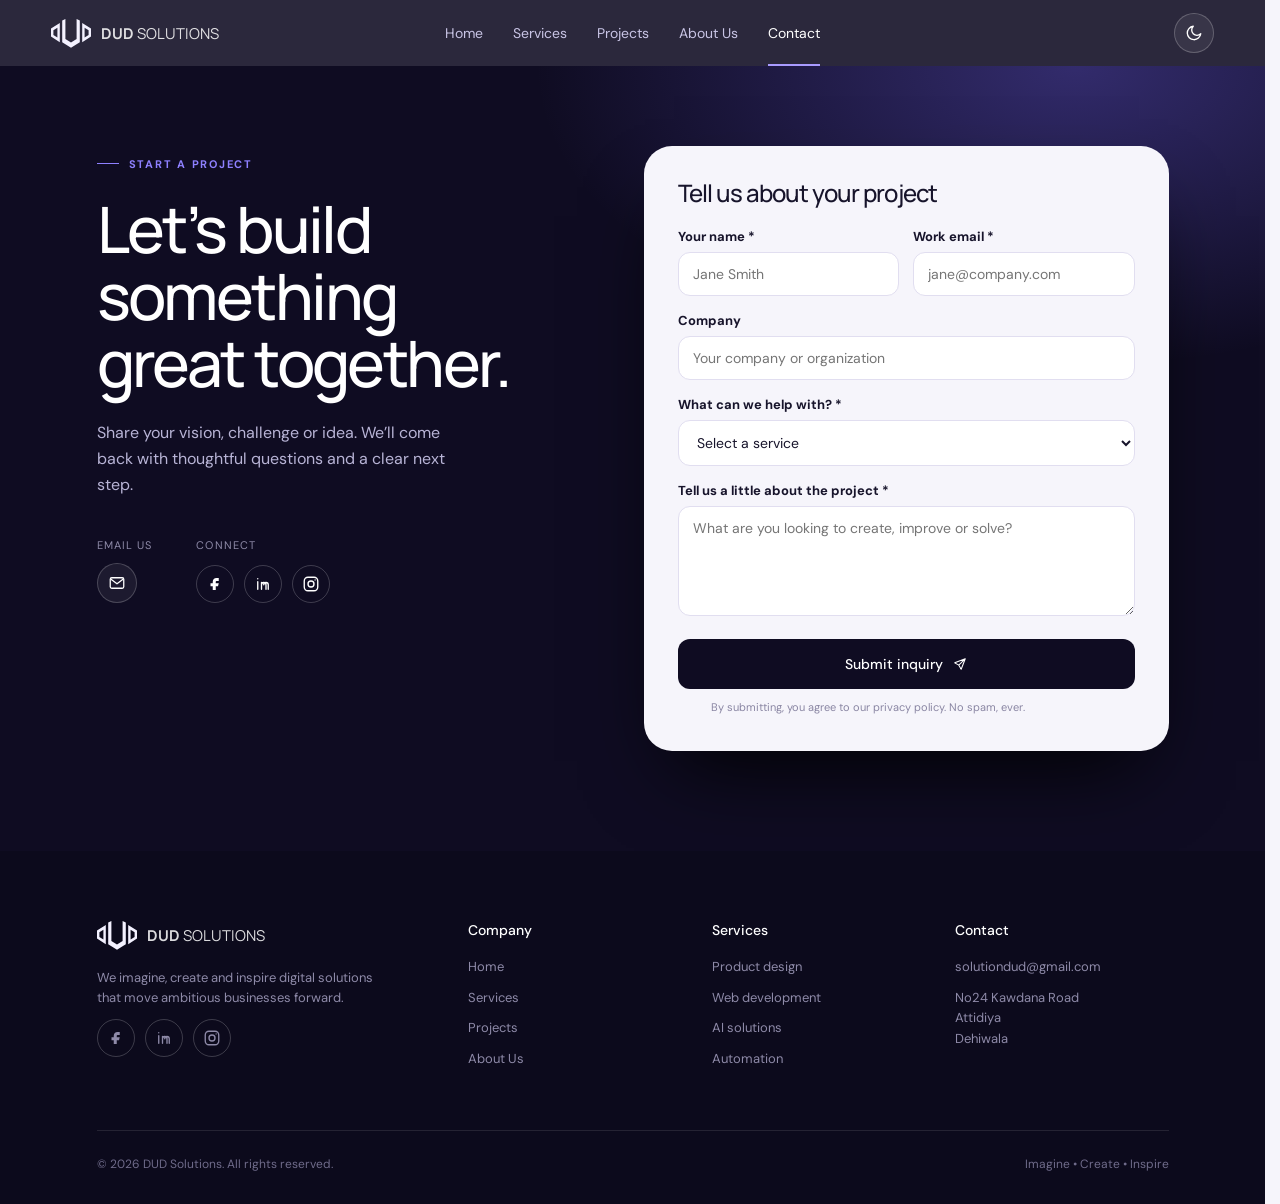
<file: contact.html>
<!DOCTYPE html>
<html lang="en">
  <head>
    <meta charset="utf-8">
    <meta name="viewport" content="width=device-width, initial-scale=1, viewport-fit=cover">
    <title>Contact – DUD Solutions</title>
    <meta name="description" content="Tell DUD Solutions about your project and get a clear next step.">
    <link rel="icon" type="image/svg+xml" href="/assest/favicon.svg">

    <!-- Fonts: Manrope (headings) and DM Sans (body text) -->
    <link rel="preconnect" href="https://fonts.googleapis.com">
    <link href="https://fonts.googleapis.com/css2?family=DM+Sans:wght@400;500;700&family=Manrope:wght@400;500;600;700&display=swap" rel="stylesheet">

    <link rel="stylesheet" href="css/styles.css">

    <!-- Apply the saved light/dark choice before the page paints, to avoid a flash -->
    <script>
      try {
        var savedTheme = localStorage.getItem("dud-theme");
        if (savedTheme === "dark" || savedTheme === "light") {
          document.documentElement.setAttribute("data-theme", savedTheme);
        }
      } catch (error) {}
    </script>
  </head>

  <!-- DUD Solutions: Contact page -->
  <body>

  <!-- Site header -->
  <header class="site-header">
    <div class="container">
      <a class="brand" aria-label="DUD Solutions home" href="index.html"><svg viewBox="0 0 100 72"><path d="M0 24L22 10V58L0 44ZM6 28V40L16 46V22Z" fill-rule="evenodd"/><path d="M100 24L78 10V58L100 44ZM94 28V40L84 46V22Z" fill-rule="evenodd"/><path d="M28 4L36 0V50L50 59L64 50V0L72 4V58L50 72L28 58Z"/></svg><span><b>DUD</b> SOLUTIONS</span></a>
      <button id="menu-toggle" class="menu-toggle" aria-label="Menu">☰</button>
      <nav id="site-nav">
        <a class="nav-link" href="index.html">Home</a>
        <a class="nav-link" href="services.html">Services</a>
        <a class="nav-link" href="projects.html">Projects</a>
        <a class="nav-link" href="about.html">About Us</a>
        <a class="nav-link is-active" aria-current="page" href="contact.html">Contact</a>
      </nav>
      <button id="theme-toggle" class="theme-toggle" aria-label="Switch theme" type="button"></button>
    </div>
  </header>
  <main>

    <!-- Hero -->
    <section class="hero hero--contact" style="padding:0">
      <div class="container">
        <div class="contact-layout">
          <div>
            <div class="eyebrow fade-in" style="color:#8e80ff">Start a project</div>
            <h1 class="fade-in" style="animation-delay:.1s">Let’s build something great together.</h1>
            <p class="fade-in" style="animation-delay:.2s">Share your vision, challenge or idea. We’ll come back with thoughtful questions and a clear next step.</p>
            <div class="contact-methods fade-in" style="animation-delay:.3s">
              <div class="contact-method">
                <small style="color:#8e8aa8;letter-spacing:.1em;text-transform:uppercase;font-size:11px">Email us</small>
                <a class="contact-email contact-email--icon-only" href="mailto:solutiondud@gmail.com" aria-label="Email DUD Solutions">
                  <svg viewBox="0 0 24 24" aria-hidden="true"><rect x="3" y="5" width="18" height="14" rx="2"/><path d="m4 7 8 6 8-6"/></svg>
                </a>
              </div>
              <div class="contact-method">
                <small style="color:#8e8aa8;letter-spacing:.1em;text-transform:uppercase;font-size:11px">Connect</small>
                <div class="social-links">
                  <a aria-label="Facebook" href="https://www.facebook.com/profile.php?id=61596871286581"><svg viewBox="0 0 24 24" aria-hidden="true"><path d="M14 8h3V4h-3c-3 0-5 2-5 5v2H6v4h3v5h4v-5h3l1-4h-4V9c0-.7.3-1 1-1Z"/></svg></a>
                  <a aria-label="LinkedIn" href="contact.html"><svg viewBox="0 0 24 24" aria-hidden="true"><path d="M5 9v10M5 5v.01M10 19v-6a3 3 0 0 1 6 0v6M10 10v9M19 19v-6a3 3 0 0 0-6 0"/></svg></a>
                  <a aria-label="Instagram" href="https://www.instagram.com/dudsolutions/?hl=en"><svg viewBox="0 0 24 24" aria-hidden="true"><rect x="3" y="3" width="18" height="18" rx="5"/><circle cx="12" cy="12" r="4"/><path d="M17.5 6.5h.01"/></svg></a>
                </div>
              </div>
            </div>
          </div>
          <div class="contact-card fade-in" style="animation-delay:.2s">
            <div id="form-wrapper">
              <h3>Tell us about your project</h3>
              <form id="contact-form" novalidate>
                <div class="form-row">
                  <div class="form-field">
                    <label for="field-name">Your name *</label>
                    <input id="field-name" placeholder="Jane Smith" required="">
                  </div>
                  <div class="form-field">
                    <label for="field-email">Work email *</label>
                    <input id="field-email" placeholder="jane@company.com" required="" type="email">
                  </div>
                </div>
                <div class="form-field">
                  <label for="field-company">Company</label>
                  <input id="field-company" placeholder="Your company or organization">
                </div>
                <div class="form-field">
                  <label for="field-service">What can we help with? *</label>
                  <select id="field-service" required>
                    <option value>Select a service</option>
                    <option>Software Design &amp; Development</option>
                    <option>Website Design &amp; Development</option>
                    <option>UI/UX Design</option>
                    <option>Creative &amp; Graphic Design</option>
                    <option>AI Video &amp; Content Creation</option>
                    <option>Business Solutions &amp; Automation</option>
                    <option>Custom System Development</option>
                  </select>
                </div>
                <div class="form-field">
                  <label for="field-message">Tell us a little about the project *</label>
                  <textarea id="field-message" placeholder="What are you looking to create, improve or solve?" required></textarea>
                </div>
                <button class="btn btn--dark" type="submit">Submit inquiry <svg class="icon" viewBox="0 0 24 24"><path d="M21 3L10 14M21 3l-7 18-4-7-7-4z"/></svg></button>
                <p id="form-error" style="color:#c0392b;font-size:12px;text-align:center;margin:10px 0 0"></p>
                <p style="text-align:center;font-size:11px;color:#8a86a3;margin:8px 0 0">By submitting, you agree to our privacy policy. No spam, ever.</p>
              </form>
            </div>
            <div id="form-success" class="form-success">
              <div class="icon-box"><svg class="icon" viewBox="0 0 24 24"><path d="M5 12l5 5 9-10"/></svg></div>
              <h3>Inquiry sent</h3>
              <p style="color:#6f6b85;max-width:none;margin:10px 0 0">Thanks! We’ll reply within one business day.</p>
            </div>
          </div>
        </div>
      </div>
    </section>
  </main>

  <!-- Site footer -->
  <footer>
    <div class="container">
      <div class="footer-grid">
        <div>
          <a class="brand" href="index.html"><svg viewBox="0 0 100 72"><path d="M0 24L22 10V58L0 44ZM6 28V40L16 46V22Z" fill-rule="evenodd"/><path d="M100 24L78 10V58L100 44ZM94 28V40L84 46V22Z" fill-rule="evenodd"/><path d="M28 4L36 0V50L50 59L64 50V0L72 4V58L50 72L28 58Z"/></svg><span><b>DUD</b> SOLUTIONS</span></a>
          <p style="margin-top:18px;max-width:300px">We imagine, create and inspire digital solutions that move ambitious businesses forward.</p>
          <div class="social-links">
            <a aria-label="Facebook" href="https://www.facebook.com/profile.php?id=61596871286581"><svg viewBox="0 0 24 24" aria-hidden="true"><path d="M14 8h3V4h-3c-3 0-5 2-5 5v2H6v4h3v5h4v-5h3l1-4h-4V9c0-.7.3-1 1-1Z"/></svg></a>
            <a aria-label="LinkedIn" href="contact.html"><svg viewBox="0 0 24 24" aria-hidden="true"><path d="M5 9v10M5 5v.01M10 19v-6a3 3 0 0 1 6 0v6M10 10v9M19 19v-6a3 3 0 0 0-6 0"/></svg></a>
            <a aria-label="Instagram" href="https://www.instagram.com/dudsolutions/?hl=en"><svg viewBox="0 0 24 24" aria-hidden="true"><rect x="3" y="3" width="18" height="18" rx="5"/><circle cx="12" cy="12" r="4"/><path d="M17.5 6.5h.01"/></svg></a>
          </div>
        </div>
        <div>
          <h4>Company</h4>
          <a href="index.html">Home</a>
          <a href="services.html">Services</a>
          <a href="projects.html">Projects</a>
          <a href="about.html">About Us</a>
        </div>
        <div>
          <h4>Services</h4>
          <a href="services.html">Product design</a>
          <a href="services.html">Web development</a>
          <a href="services.html">AI solutions</a>
          <a href="services.html">Automation</a>
        </div>
        <div>
          <h4>Contact</h4>
          <a href="mailto:solutiondud@gmail.com">solutiondud@gmail.com</a>
          <p>No24 Kawdana Road <br> Attidiya<br> Dehiwala </p>
        </div>
      </div>
      <div class="footer-bottom"><span>© 2026 DUD Solutions. All rights reserved.</span><span>Imagine • Create • Inspire</span></div>
    </div>
  </footer>

    <script src="js/main.js"></script>
  </body>
</html>
</file>
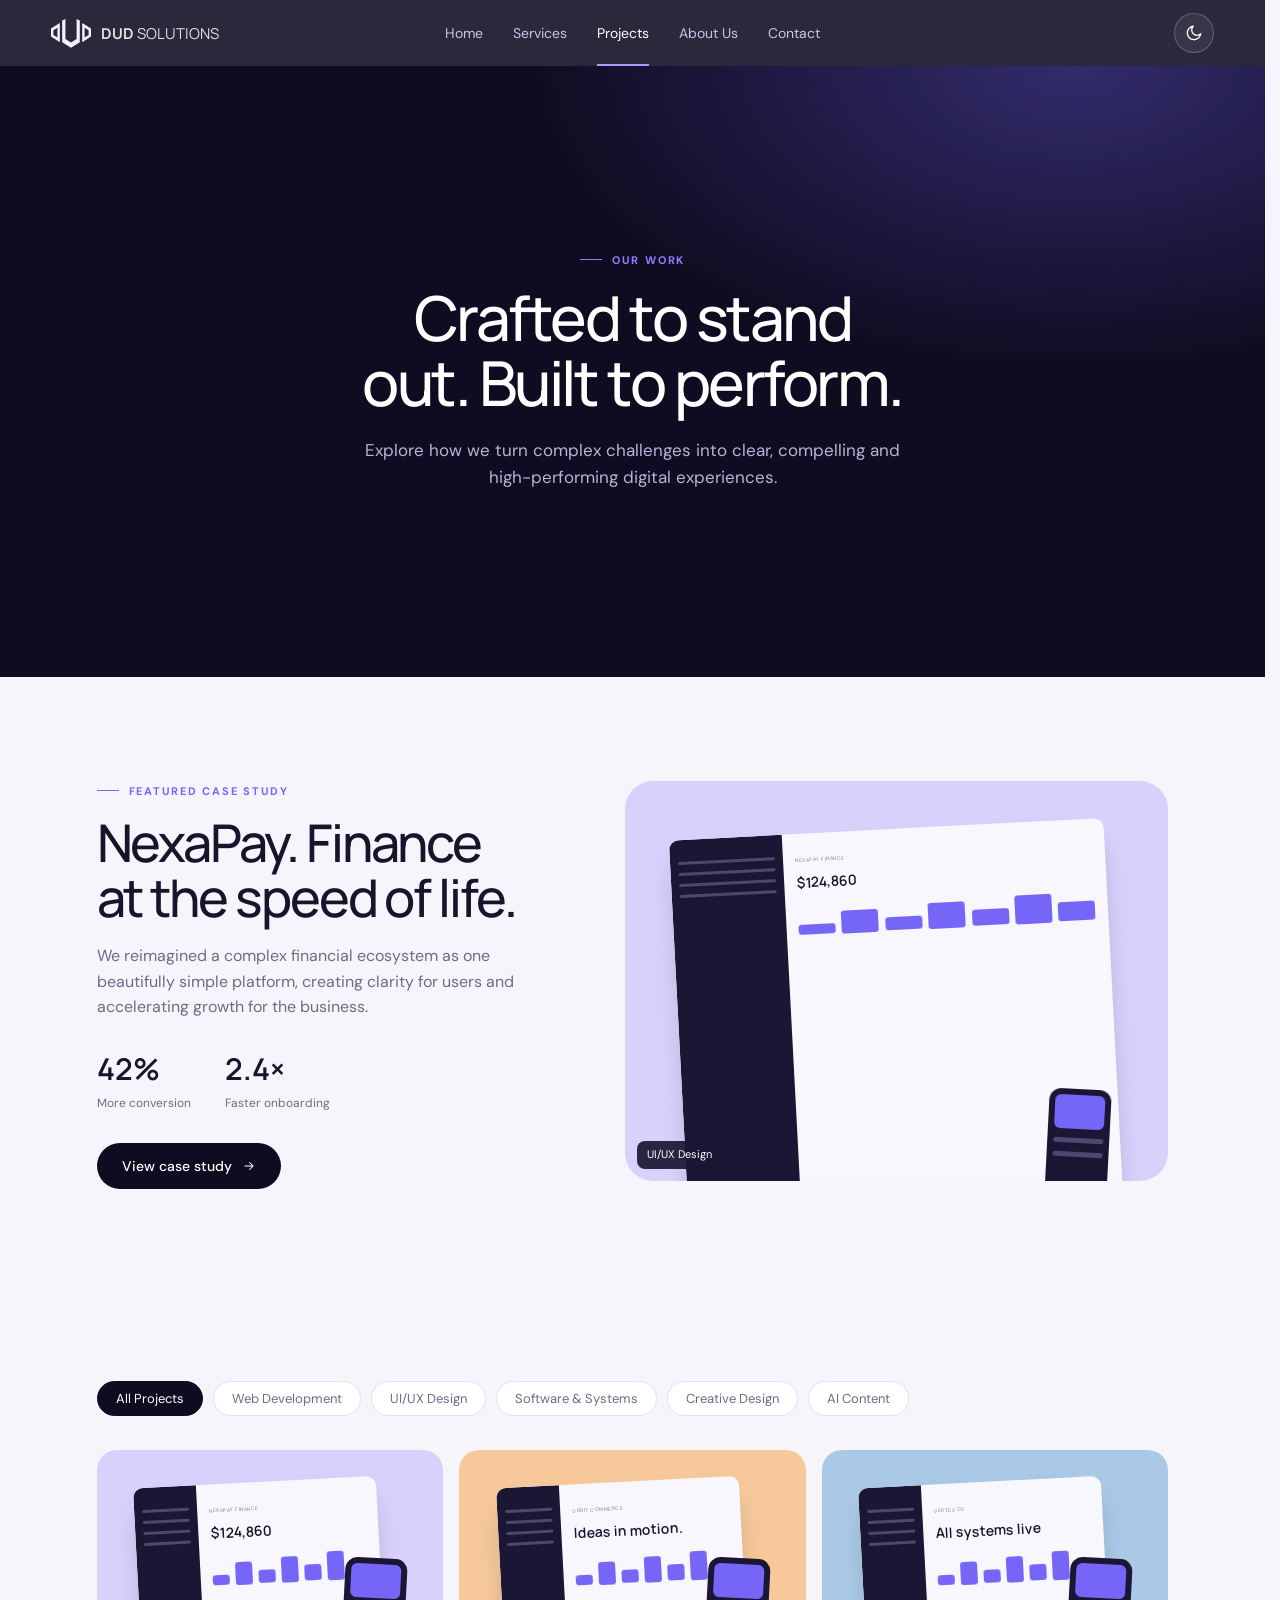
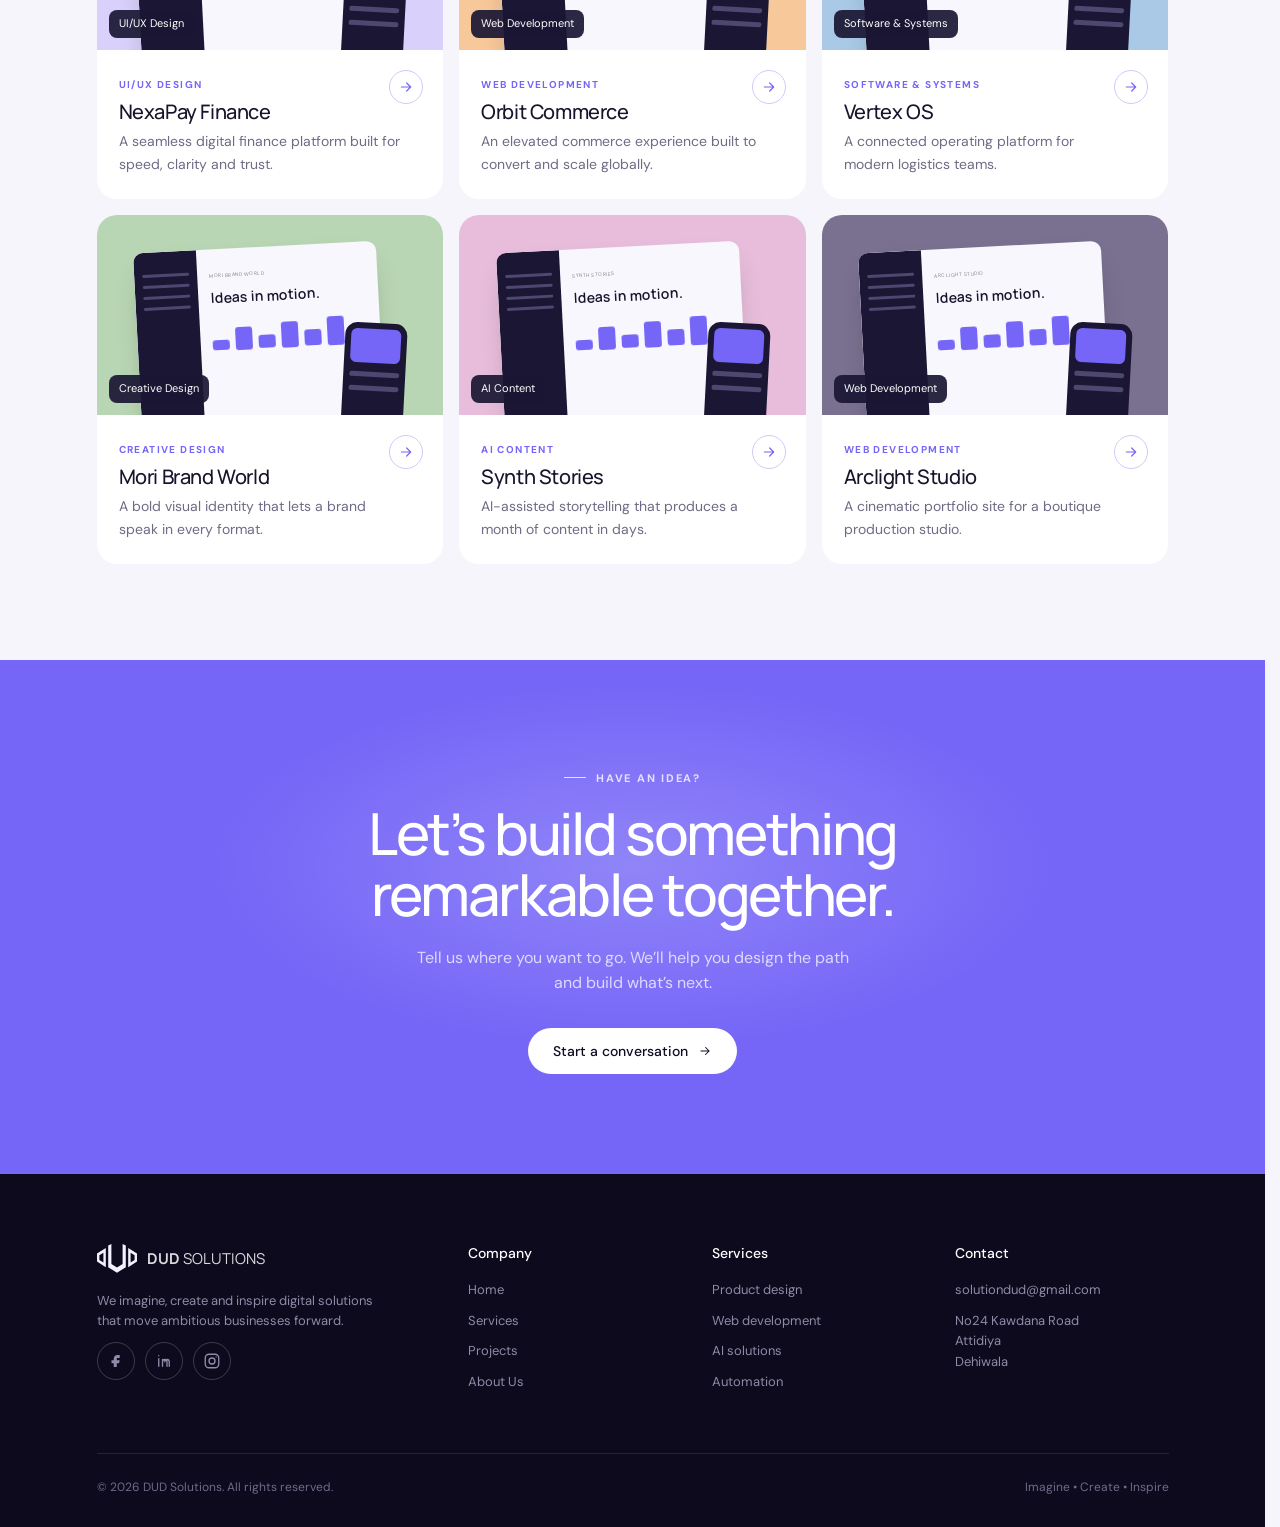
<file: projects.html>
<!DOCTYPE html>
<html lang="en">
  <head>
    <meta charset="utf-8">
    <meta name="viewport" content="width=device-width, initial-scale=1, viewport-fit=cover">
    <title>Projects – DUD Solutions</title>
    <meta name="description" content="Selected work from DUD Solutions across web, product, brand and AI content.">
    <link rel="icon" type="image/svg+xml" href="/assest/favicon.svg">

    <!-- Fonts: Manrope (headings) and DM Sans (body text) -->
    <link rel="preconnect" href="https://fonts.googleapis.com">
    <link href="https://fonts.googleapis.com/css2?family=DM+Sans:wght@400;500;700&family=Manrope:wght@400;500;600;700&display=swap" rel="stylesheet">

    <link rel="stylesheet" href="css/styles.css">

    <!-- Apply the saved light/dark choice before the page paints, to avoid a flash -->
    <script>
      try {
        var savedTheme = localStorage.getItem("dud-theme");
        if (savedTheme === "dark" || savedTheme === "light") {
          document.documentElement.setAttribute("data-theme", savedTheme);
        }
      } catch (error) {}
    </script>
  </head>

  <!-- DUD Solutions: Projects page -->
  <body>

  <!-- Site header -->
  <header class="site-header">
    <div class="container">
      <a class="brand" aria-label="DUD Solutions home" href="index.html"><svg viewBox="0 0 100 72"><path d="M0 24L22 10V58L0 44ZM6 28V40L16 46V22Z" fill-rule="evenodd"/><path d="M100 24L78 10V58L100 44ZM94 28V40L84 46V22Z" fill-rule="evenodd"/><path d="M28 4L36 0V50L50 59L64 50V0L72 4V58L50 72L28 58Z"/></svg><span><b>DUD</b> SOLUTIONS</span></a>
      <button id="menu-toggle" class="menu-toggle" aria-label="Menu">☰</button>
      <nav id="site-nav">
        <a class="nav-link" href="index.html">Home</a>
        <a class="nav-link" href="services.html">Services</a>
        <a class="nav-link is-active" aria-current="page" href="projects.html">Projects</a>
        <a class="nav-link" href="about.html">About Us</a>
        <a class="nav-link" href="contact.html">Contact</a>
      </nav>
      <button id="theme-toggle" class="theme-toggle" aria-label="Switch theme" type="button"></button>
    </div>
  </header>
  <main>

    <!-- Hero -->
    <section class="hero hero--centered">
      <div class="container">
        <div class="eyebrow fade-in" style="color:#8e80ff">Our work</div>
        <h1 class="fade-in" style="animation-delay:.1s">Crafted to stand out. Built to perform.</h1>
        <p class="fade-in" style="animation-delay:.2s">Explore how we turn complex challenges into clear, compelling and high-performing digital experiences.</p>
      </div>
    </section>

    <!-- NexaPay. Finance at the speed of life. -->
    <section style="background:var(--card)">
      <div class="container case-study">
        <div>
          <div class="eyebrow">Featured case study</div>
          <h2>NexaPay. Finance at the speed of life.</h2>
          <p class="section-subtitle">We reimagined a complex financial ecosystem as one beautifully simple platform, creating clarity for users and accelerating growth for the business.</p>
          <div class="case-study-stats">
            <div><b>42%</b><span>More conversion</span></div>
            <div><b>2.4×</b><span>Faster onboarding</span></div>
          </div>
          <a class="btn btn--dark" href="contact.html">View case study <svg class="icon" viewBox="0 0 24 24"><path d="M5 12h14M13 6l6 6-6 6"/></svg></a>
        </div>
        <div class="project-image" style="background:#d9d0fb">
          <div class="laptop-mockup">
            <div class="mockup-sidebar"><i></i><i></i><i></i><i></i></div>
            <div class="mockup-main">
              <small>NexaPay Finance</small> <strong>$124,860</strong>
              <div class="mini-chart">
                <i style="height:30%;animation-delay:0s"></i>
                <i style="height:67%;animation-delay:0.08s"></i>
                <i style="height:39%;animation-delay:0.16s"></i>
                <i style="height:76%;animation-delay:0.24s"></i>
                <i style="height:48%;animation-delay:0.32s"></i>
                <i style="height:85%;animation-delay:0.4s"></i>
                <i style="height:57%;animation-delay:0.48s"></i>
              </div>
            </div>
          </div>
          <div class="phone-mockup">
            <i></i>
            <div class="skeleton-line" style="background:#4d4870"></div>
            <div class="skeleton-line" style="background:#4d4870"></div>
          </div>
          <span class="category-badge">UI/UX Design</span>
        </div>
      </div>
    </section>
    <section>
      <div class="container">
        <div id="filter-bar" class="filter-bar">
          <button class="filter-chip is-active" data-filter="All Projects">All Projects</button>
          <button class="filter-chip" data-filter="Web Development">Web Development</button>
          <button class="filter-chip" data-filter="UI/UX Design">UI/UX Design</button>
          <button class="filter-chip" data-filter="Software &amp; Systems">Software &amp; Systems</button>
          <button class="filter-chip" data-filter="Creative Design">Creative Design</button>
          <button class="filter-chip" data-filter="AI Content">AI Content</button>
        </div>
        <div id="project-grid" class="project-grid">
          <article class="project-card" data-category="UI/UX Design">
            <div class="project-image" style="background:#d9d0fb">
              <div class="laptop-mockup">
                <div class="mockup-sidebar"><i></i><i></i><i></i><i></i></div>
                <div class="mockup-main">
                  <small>NexaPay Finance</small> <strong>$124,860</strong>
                  <div class="mini-chart">
                    <i style="height:30%;animation-delay:0s"></i>
                    <i style="height:67%;animation-delay:0.08s"></i>
                    <i style="height:39%;animation-delay:0.16s"></i>
                    <i style="height:76%;animation-delay:0.24s"></i>
                    <i style="height:48%;animation-delay:0.32s"></i>
                    <i style="height:85%;animation-delay:0.4s"></i>
                    <i style="height:57%;animation-delay:0.48s"></i>
                  </div>
                </div>
              </div>
              <div class="phone-mockup">
                <i></i>
                <div class="skeleton-line" style="background:#4d4870"></div>
                <div class="skeleton-line" style="background:#4d4870"></div>
              </div>
              <span class="category-badge">UI/UX Design</span>
            </div>
            <div class="project-body">
              <small>UI/UX Design</small>
              <h3>NexaPay Finance</h3>
              <p>A seamless digital finance platform built for speed, clarity and trust.</p>
              <span class="project-arrow"><svg class="icon" viewBox="0 0 24 24"><path d="M5 12h14M13 6l6 6-6 6"/></svg></span>
            </div>
          </article>
          <article class="project-card" data-category="Web Development">
            <div class="project-image" style="background:#f6c89a">
              <div class="laptop-mockup">
                <div class="mockup-sidebar"><i></i><i></i><i></i><i></i></div>
                <div class="mockup-main">
                  <small>Orbit Commerce</small> <strong>Ideas in motion.</strong>
                  <div class="mini-chart">
                    <i style="height:30%;animation-delay:0s"></i>
                    <i style="height:67%;animation-delay:0.08s"></i>
                    <i style="height:39%;animation-delay:0.16s"></i>
                    <i style="height:76%;animation-delay:0.24s"></i>
                    <i style="height:48%;animation-delay:0.32s"></i>
                    <i style="height:85%;animation-delay:0.4s"></i>
                    <i style="height:57%;animation-delay:0.48s"></i>
                  </div>
                </div>
              </div>
              <div class="phone-mockup">
                <i></i>
                <div class="skeleton-line" style="background:#4d4870"></div>
                <div class="skeleton-line" style="background:#4d4870"></div>
              </div>
              <span class="category-badge">Web Development</span>
            </div>
            <div class="project-body">
              <small>Web Development</small>
              <h3>Orbit Commerce</h3>
              <p>An elevated commerce experience built to convert and scale globally.</p>
              <span class="project-arrow"><svg class="icon" viewBox="0 0 24 24"><path d="M5 12h14M13 6l6 6-6 6"/></svg></span>
            </div>
          </article>
          <article class="project-card" data-category="Software & Systems">
            <div class="project-image" style="background:#a9c9e6">
              <div class="laptop-mockup">
                <div class="mockup-sidebar"><i></i><i></i><i></i><i></i></div>
                <div class="mockup-main">
                  <small>Vertex OS</small> <strong>All systems live</strong>
                  <div class="mini-chart">
                    <i style="height:30%;animation-delay:0s"></i>
                    <i style="height:67%;animation-delay:0.08s"></i>
                    <i style="height:39%;animation-delay:0.16s"></i>
                    <i style="height:76%;animation-delay:0.24s"></i>
                    <i style="height:48%;animation-delay:0.32s"></i>
                    <i style="height:85%;animation-delay:0.4s"></i>
                    <i style="height:57%;animation-delay:0.48s"></i>
                  </div>
                </div>
              </div>
              <div class="phone-mockup">
                <i></i>
                <div class="skeleton-line" style="background:#4d4870"></div>
                <div class="skeleton-line" style="background:#4d4870"></div>
              </div>
              <span class="category-badge">Software &amp; Systems</span>
            </div>
            <div class="project-body">
              <small>Software &amp; Systems</small>
              <h3>Vertex OS</h3>
              <p>A connected operating platform for modern logistics teams.</p>
              <span class="project-arrow"><svg class="icon" viewBox="0 0 24 24"><path d="M5 12h14M13 6l6 6-6 6"/></svg></span>
            </div>
          </article>
          <article class="project-card" data-category="Creative Design">
            <div class="project-image" style="background:#b9d6b4">
              <div class="laptop-mockup">
                <div class="mockup-sidebar"><i></i><i></i><i></i><i></i></div>
                <div class="mockup-main">
                  <small>Mori Brand World</small> <strong>Ideas in motion.</strong>
                  <div class="mini-chart">
                    <i style="height:30%;animation-delay:0s"></i>
                    <i style="height:67%;animation-delay:0.08s"></i>
                    <i style="height:39%;animation-delay:0.16s"></i>
                    <i style="height:76%;animation-delay:0.24s"></i>
                    <i style="height:48%;animation-delay:0.32s"></i>
                    <i style="height:85%;animation-delay:0.4s"></i>
                    <i style="height:57%;animation-delay:0.48s"></i>
                  </div>
                </div>
              </div>
              <div class="phone-mockup">
                <i></i>
                <div class="skeleton-line" style="background:#4d4870"></div>
                <div class="skeleton-line" style="background:#4d4870"></div>
              </div>
              <span class="category-badge">Creative Design</span>
            </div>
            <div class="project-body">
              <small>Creative Design</small>
              <h3>Mori Brand World</h3>
              <p>A bold visual identity that lets a brand speak in every format.</p>
              <span class="project-arrow"><svg class="icon" viewBox="0 0 24 24"><path d="M5 12h14M13 6l6 6-6 6"/></svg></span>
            </div>
          </article>
          <article class="project-card" data-category="AI Content">
            <div class="project-image" style="background:#e8bddb">
              <div class="laptop-mockup">
                <div class="mockup-sidebar"><i></i><i></i><i></i><i></i></div>
                <div class="mockup-main">
                  <small>Synth Stories</small> <strong>Ideas in motion.</strong>
                  <div class="mini-chart">
                    <i style="height:30%;animation-delay:0s"></i>
                    <i style="height:67%;animation-delay:0.08s"></i>
                    <i style="height:39%;animation-delay:0.16s"></i>
                    <i style="height:76%;animation-delay:0.24s"></i>
                    <i style="height:48%;animation-delay:0.32s"></i>
                    <i style="height:85%;animation-delay:0.4s"></i>
                    <i style="height:57%;animation-delay:0.48s"></i>
                  </div>
                </div>
              </div>
              <div class="phone-mockup">
                <i></i>
                <div class="skeleton-line" style="background:#4d4870"></div>
                <div class="skeleton-line" style="background:#4d4870"></div>
              </div>
              <span class="category-badge">AI Content</span>
            </div>
            <div class="project-body">
              <small>AI Content</small>
              <h3>Synth Stories</h3>
              <p>AI-assisted storytelling that produces a month of content in days.</p>
              <span class="project-arrow"><svg class="icon" viewBox="0 0 24 24"><path d="M5 12h14M13 6l6 6-6 6"/></svg></span>
            </div>
          </article>
          <article class="project-card" data-category="Web Development">
            <div class="project-image" style="background:#7a7090">
              <div class="laptop-mockup">
                <div class="mockup-sidebar"><i></i><i></i><i></i><i></i></div>
                <div class="mockup-main">
                  <small>Arclight Studio</small> <strong>Ideas in motion.</strong>
                  <div class="mini-chart">
                    <i style="height:30%;animation-delay:0s"></i>
                    <i style="height:67%;animation-delay:0.08s"></i>
                    <i style="height:39%;animation-delay:0.16s"></i>
                    <i style="height:76%;animation-delay:0.24s"></i>
                    <i style="height:48%;animation-delay:0.32s"></i>
                    <i style="height:85%;animation-delay:0.4s"></i>
                    <i style="height:57%;animation-delay:0.48s"></i>
                  </div>
                </div>
              </div>
              <div class="phone-mockup">
                <i></i>
                <div class="skeleton-line" style="background:#4d4870"></div>
                <div class="skeleton-line" style="background:#4d4870"></div>
              </div>
              <span class="category-badge">Web Development</span>
            </div>
            <div class="project-body">
              <small>Web Development</small>
              <h3>Arclight Studio</h3>
              <p>A cinematic portfolio site for a boutique production studio.</p>
              <span class="project-arrow"><svg class="icon" viewBox="0 0 24 24"><path d="M5 12h14M13 6l6 6-6 6"/></svg></span>
            </div>
          </article>
        </div>
      </div>
    </section>

    <!-- Call to action -->
    <section class="cta-band">
      <div class="container">
        <div class="eyebrow">Have an idea?</div>
        <h2>Let’s build something remarkable together.</h2>
        <p>Tell us where you want to go. We’ll help you design the path and build what’s next.</p>
        <a class="btn btn--light" href="contact.html">Start a conversation <svg class="icon" viewBox="0 0 24 24"><path d="M5 12h14M13 6l6 6-6 6"/></svg></a>
      </div>
    </section>
  </main>

 <!-- Site footer -->
  <footer>
    <div class="container">
      <div class="footer-grid">
        <div>
          <a class="brand" href="index.html"><svg viewBox="0 0 100 72"><path d="M0 24L22 10V58L0 44ZM6 28V40L16 46V22Z" fill-rule="evenodd"/><path d="M100 24L78 10V58L100 44ZM94 28V40L84 46V22Z" fill-rule="evenodd"/><path d="M28 4L36 0V50L50 59L64 50V0L72 4V58L50 72L28 58Z"/></svg><span><b>DUD</b> SOLUTIONS</span></a>
          <p style="margin-top:18px;max-width:300px">We imagine, create and inspire digital solutions that move ambitious businesses forward.</p>
          <div class="social-links">
            <a aria-label="Facebook" href="https://www.facebook.com/profile.php?id=61596871286581"><svg viewBox="0 0 24 24" aria-hidden="true"><path d="M14 8h3V4h-3c-3 0-5 2-5 5v2H6v4h3v5h4v-5h3l1-4h-4V9c0-.7.3-1 1-1Z"/></svg></a>
            <a aria-label="LinkedIn" href="contact.html"><svg viewBox="0 0 24 24" aria-hidden="true"><path d="M5 9v10M5 5v.01M10 19v-6a3 3 0 0 1 6 0v6M10 10v9M19 19v-6a3 3 0 0 0-6 0"/></svg></a>
            <a aria-label="Instagram" href="https://www.instagram.com/dudsolutions/?hl=en"><svg viewBox="0 0 24 24" aria-hidden="true"><rect x="3" y="3" width="18" height="18" rx="5"/><circle cx="12" cy="12" r="4"/><path d="M17.5 6.5h.01"/></svg></a>
          </div>
        </div>
        <div>
          <h4>Company</h4>
          <a href="index.html">Home</a>
          <a href="services.html">Services</a>
          <a href="projects.html">Projects</a>
          <a href="about.html">About Us</a>
        </div>
        <div>
          <h4>Services</h4>
          <a href="services.html">Product design</a>
          <a href="services.html">Web development</a>
          <a href="services.html">AI solutions</a>
          <a href="services.html">Automation</a>
        </div>
        <div>
          <h4>Contact</h4>
          <a href="mailto:solutiondud@gmail.com">solutiondud@gmail.com</a>
          <p>No24 Kawdana Road <br> Attidiya<br> Dehiwala </p>
        </div>
      </div>
      <div class="footer-bottom"><span>© 2026 DUD Solutions. All rights reserved.</span><span>Imagine • Create • Inspire</span></div>
    </div>
  </footer>

    <script src="js/main.js"></script>
  </body>
</html>
</file>
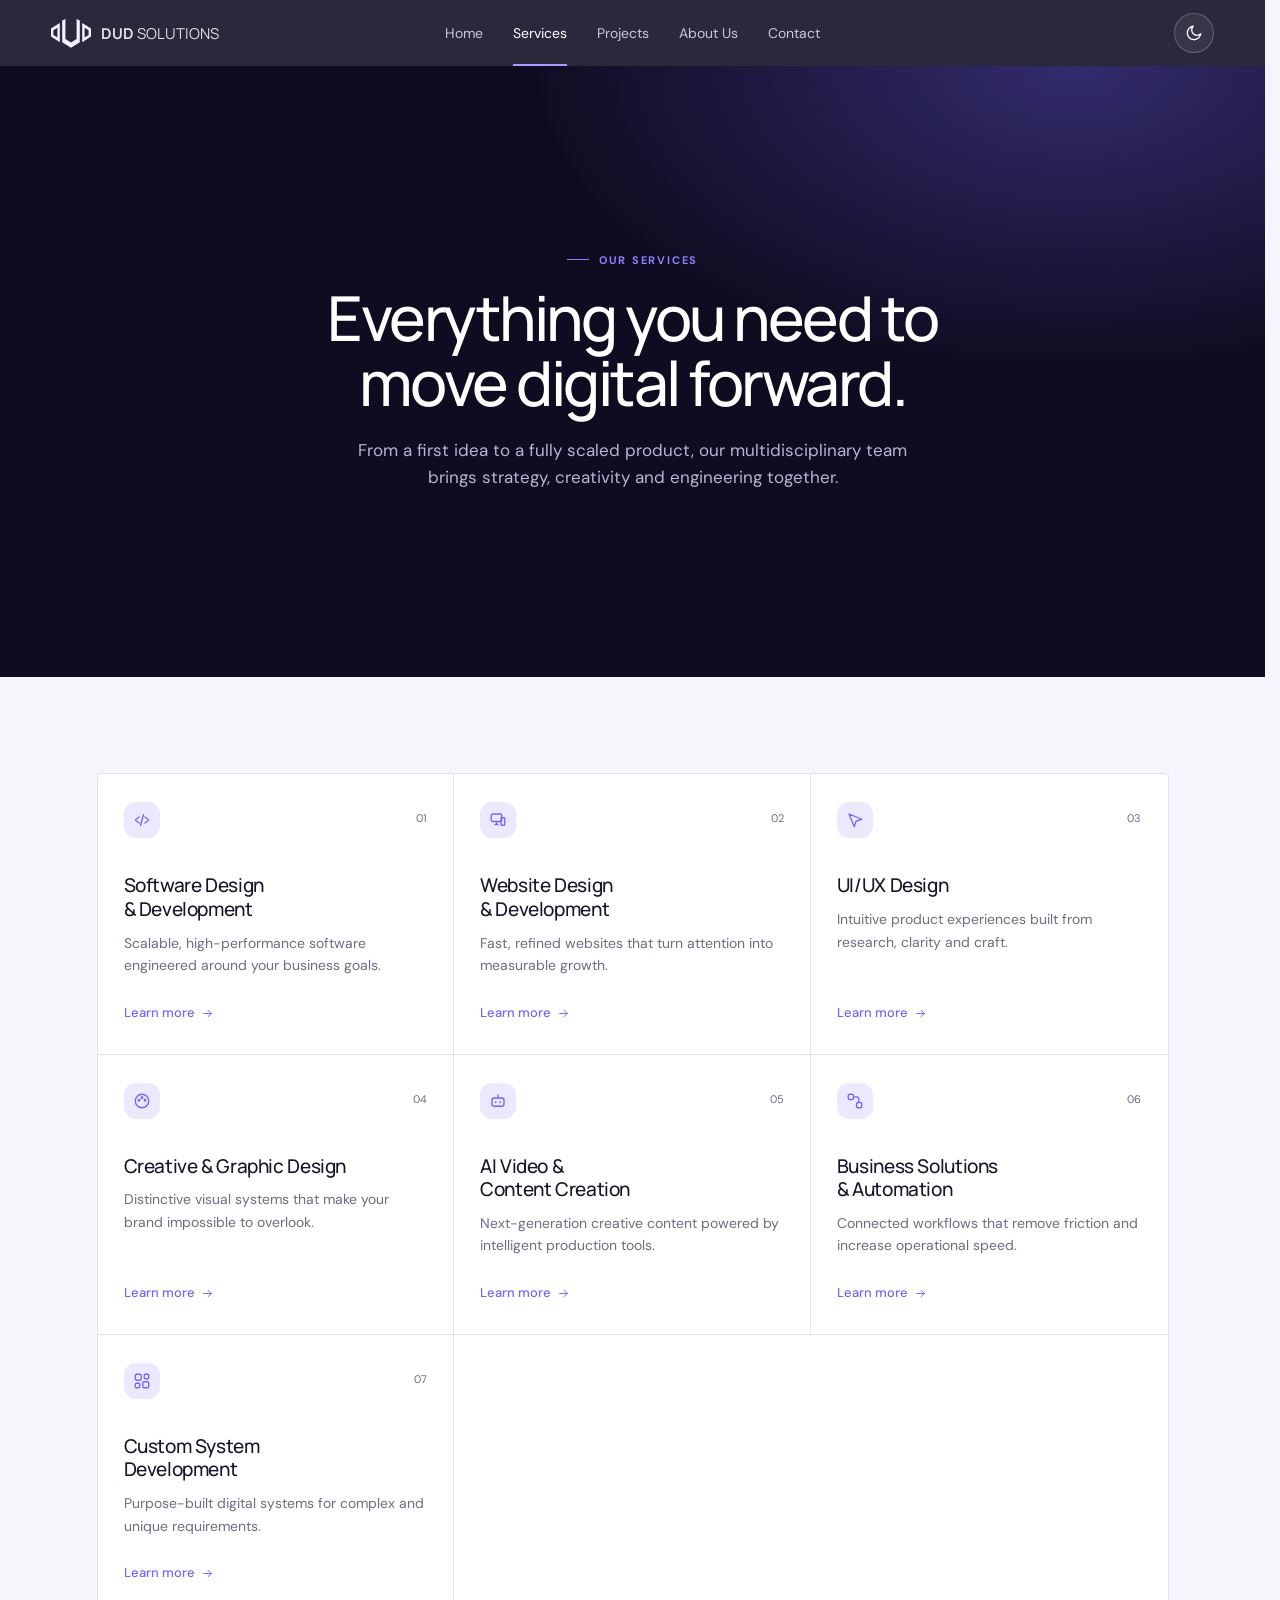
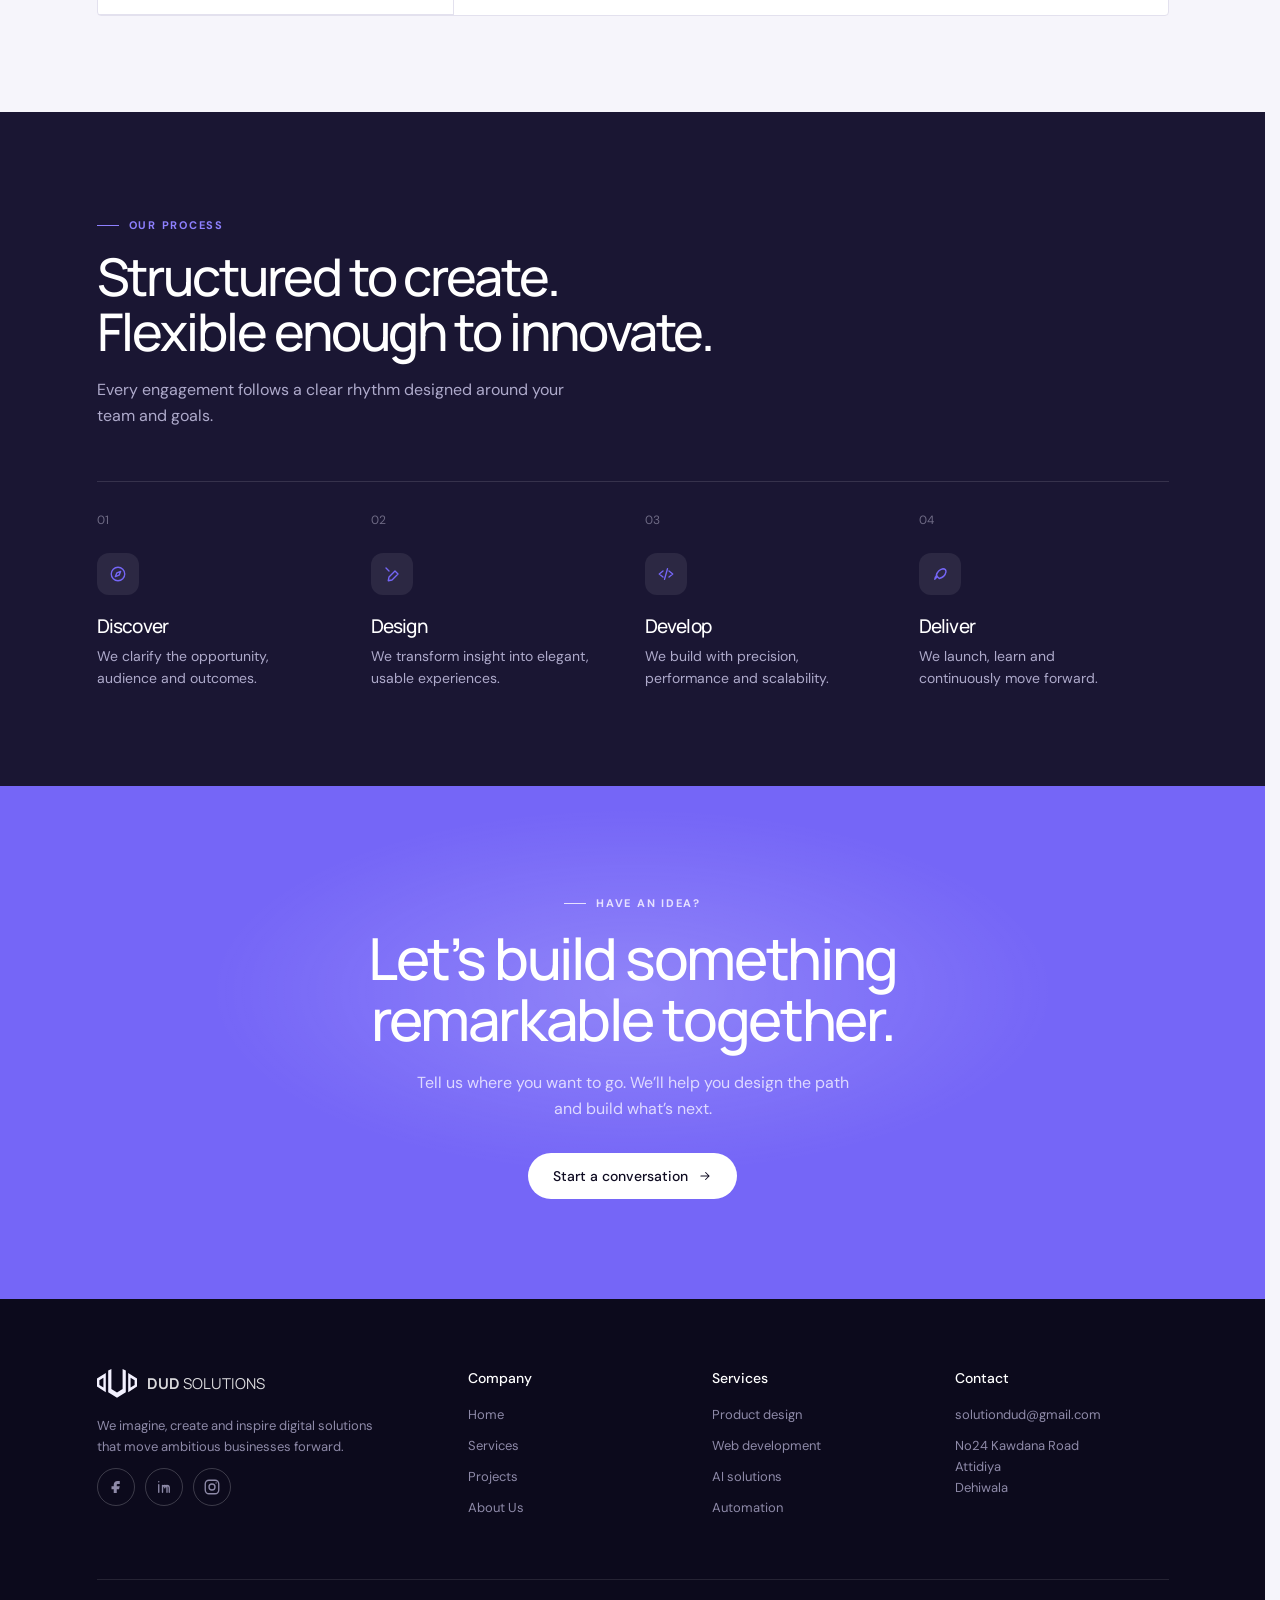
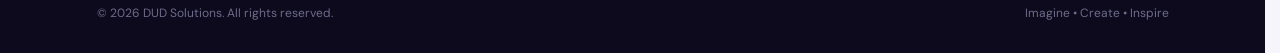
<file: services.html>
<!DOCTYPE html>
<html lang="en">
  <head>
    <meta charset="utf-8">
    <meta name="viewport" content="width=device-width, initial-scale=1, viewport-fit=cover">
    <title>Services – DUD Solutions</title>
    <meta name="description" content="Software, web, UI/UX, creative, AI content, automation and custom systems from DUD Solutions.">
    <link rel="icon" type="image/svg+xml" href="/assest/favicon.svg">

    <!-- Fonts: Manrope (headings) and DM Sans (body text) -->
    <link rel="preconnect" href="https://fonts.googleapis.com">
    <link href="https://fonts.googleapis.com/css2?family=DM+Sans:wght@400;500;700&family=Manrope:wght@400;500;600;700&display=swap" rel="stylesheet">

    <link rel="stylesheet" href="css/styles.css">

    <!-- Apply the saved light/dark choice before the page paints, to avoid a flash -->
    <script>
      try {
        var savedTheme = localStorage.getItem("dud-theme");
        if (savedTheme === "dark" || savedTheme === "light") {
          document.documentElement.setAttribute("data-theme", savedTheme);
        }
      } catch (error) {}
    </script>
  </head>

  <!-- DUD Solutions: Services page -->
  <body>

  <!-- Site header -->
  <header class="site-header">
    <div class="container">
      <a class="brand" aria-label="DUD Solutions home" href="index.html"><svg viewBox="0 0 100 72"><path d="M0 24L22 10V58L0 44ZM6 28V40L16 46V22Z" fill-rule="evenodd"/><path d="M100 24L78 10V58L100 44ZM94 28V40L84 46V22Z" fill-rule="evenodd"/><path d="M28 4L36 0V50L50 59L64 50V0L72 4V58L50 72L28 58Z"/></svg><span><b>DUD</b> SOLUTIONS</span></a>
      <button id="menu-toggle" class="menu-toggle" aria-label="Menu">☰</button>
      <nav id="site-nav">
        <a class="nav-link" href="index.html">Home</a>
        <a class="nav-link is-active" aria-current="page" href="services.html">Services</a>
        <a class="nav-link" href="projects.html">Projects</a>
        <a class="nav-link" href="about.html">About Us</a>
        <a class="nav-link" href="contact.html">Contact</a>
      </nav>
      <button id="theme-toggle" class="theme-toggle" aria-label="Switch theme" type="button"></button>
    </div>
  </header>
  <main>

    <!-- Hero -->
    <section class="hero hero--centered">
      <div class="container">
        <div class="eyebrow fade-in" style="color:#8e80ff">Our services</div>
        <h1 class="fade-in" style="animation-delay:.1s">Everything you need to move digital forward.</h1>
        <p class="fade-in" style="animation-delay:.2s">From a first idea to a fully scaled product, our multidisciplinary team brings strategy, creativity and engineering together.</p>
      </div>
    </section>
    <section>
      <div class="container">
        <div class="service-grid">
          <a class="service-card" href="contact.html">
            <div class="icon-box"><svg class="icon" viewBox="0 0 24 24"><path d="M8 8l-5 4 5 4M16 8l5 4-5 4M14 5l-4 14"/></svg></div>
            <span class="service-number">01</span>
            <h3>Software Design &amp; Development</h3>
            <p>Scalable, high-performance software engineered around your business goals.</p>
            <span class="text-link">Learn more <svg class="icon" viewBox="0 0 24 24"><path d="M5 12h14M13 6l6 6-6 6"/></svg></span>
          </a>
          <a class="service-card" href="contact.html">
            <div class="icon-box"><svg class="icon" viewBox="0 0 24 24"><rect height="10" rx="2" width="14" x="3" y="4"/><path d="M8 18h4M10 14v4"/><rect height="10" rx="1" width="5" x="16" y="9"/></svg></div>
            <span class="service-number">02</span>
            <h3>Website Design &amp; Development</h3>
            <p>Fast, refined websites that turn attention into measurable growth.</p>
            <span class="text-link">Learn more <svg class="icon" viewBox="0 0 24 24"><path d="M5 12h14M13 6l6 6-6 6"/></svg></span>
          </a>
          <a class="service-card" href="contact.html">
            <div class="icon-box"><svg class="icon" viewBox="0 0 24 24"><path d="M4 4l7 17 2.5-7.5L21 11z"/></svg></div>
            <span class="service-number">03</span>
            <h3>UI/UX Design</h3>
            <p>Intuitive product experiences built from research, clarity and craft.</p>
            <span class="text-link">Learn more <svg class="icon" viewBox="0 0 24 24"><path d="M5 12h14M13 6l6 6-6 6"/></svg></span>
          </a>
          <a class="service-card" href="contact.html">
            <div class="icon-box"><svg class="icon" viewBox="0 0 24 24"><circle cx="12" cy="12" r="9"/><circle cx="8" cy="11" r="1"/><circle cx="12" cy="7.5" r="1"/><circle cx="16" cy="11" r="1"/></svg></div>
            <span class="service-number">04</span>
            <h3>Creative &amp; Graphic Design</h3>
            <p>Distinctive visual systems that make your brand impossible to overlook.</p>
            <span class="text-link">Learn more <svg class="icon" viewBox="0 0 24 24"><path d="M5 12h14M13 6l6 6-6 6"/></svg></span>
          </a>
          <a class="service-card" href="contact.html">
            <div class="icon-box"><svg class="icon" viewBox="0 0 24 24"><rect height="11" rx="3" width="16" x="4" y="8"/><path d="M12 4v4M9 13v1M15 13v1"/></svg></div>
            <span class="service-number">05</span>
            <h3>AI Video &amp; Content Creation</h3>
            <p>Next-generation creative content powered by intelligent production tools.</p>
            <span class="text-link">Learn more <svg class="icon" viewBox="0 0 24 24"><path d="M5 12h14M13 6l6 6-6 6"/></svg></span>
          </a>
          <a class="service-card" href="contact.html">
            <div class="icon-box"><svg class="icon" viewBox="0 0 24 24"><rect height="7" rx="2" width="7" x="3" y="3"/><rect height="7" rx="2" width="7" x="14" y="14"/><path d="M10 6.5h4a3 3 0 013 3V14"/></svg></div>
            <span class="service-number">06</span>
            <h3>Business Solutions &amp; Automation</h3>
            <p>Connected workflows that remove friction and increase operational speed.</p>
            <span class="text-link">Learn more <svg class="icon" viewBox="0 0 24 24"><path d="M5 12h14M13 6l6 6-6 6"/></svg></span>
          </a>
          <a class="service-card" href="contact.html">
            <div class="icon-box"><svg class="icon" viewBox="0 0 24 24"><rect height="8" rx="2" width="8" x="3" y="3"/><rect height="8" rx="2" width="8" x="13" y="13"/><rect height="6" rx="1.5" width="6" x="15" y="3"/><rect height="6" rx="1.5" width="6" x="3" y="15"/></svg></div>
            <span class="service-number">07</span>
            <h3>Custom System Development</h3>
            <p>Purpose-built digital systems for complex and unique requirements.</p>
            <span class="text-link">Learn more <svg class="icon" viewBox="0 0 24 24"><path d="M5 12h14M13 6l6 6-6 6"/></svg></span>
          </a>
        </div>
      </div>
    </section>

    <!-- Structured to create. Flexible enough to innovate. -->
    <section class="section--dark">
      <div class="container">
        <div class="eyebrow">Our process</div>
        <h2>Structured to create. <br>Flexible enough to innovate.</h2>
        <p class="section-subtitle" style="margin-bottom:52px">Every engagement follows a clear rhythm designed around your team and goals.</p>
        <div class="process-steps">
          <div class="process-step">
            <small>01</small>
            <div class="icon-box"><svg class="icon" viewBox="0 0 24 24"><circle cx="12" cy="12" r="9"/><path d="M15.5 8.5l-2 5-5 2 2-5z"/></svg></div>
            <h3>Discover</h3>
            <p>We clarify the opportunity, audience and outcomes.</p>
          </div>
          <div class="process-step">
            <small>02</small>
            <div class="icon-box"><svg class="icon" viewBox="0 0 24 24"><path d="M12 20l8-8-4-4-8 8-1 5zM4 4l4 4"/></svg></div>
            <h3>Design</h3>
            <p>We transform insight into elegant, usable experiences.</p>
          </div>
          <div class="process-step">
            <small>03</small>
            <div class="icon-box"><svg class="icon" viewBox="0 0 24 24"><path d="M8 8l-5 4 5 4M16 8l5 4-5 4M14 5l-4 14"/></svg></div>
            <h3>Develop</h3>
            <p>We build with precision, performance and scalability.</p>
          </div>
          <div class="process-step">
            <small>04</small>
            <div class="icon-box"><svg class="icon" viewBox="0 0 24 24"><path d="M5 19c0-3 1-4 3-5m8-9c3 0 4 1 4 4-1 5-5 8-9 9l-4-4c1-4 4-8 9-9zM8 16l-3 3"/></svg></div>
            <h3>Deliver</h3>
            <p>We launch, learn and continuously move forward.</p>
          </div>
        </div>
      </div>
    </section>

    <!-- Call to action -->
    <section class="cta-band">
      <div class="container">
        <div class="eyebrow">Have an idea?</div>
        <h2>Let’s build something remarkable together.</h2>
        <p>Tell us where you want to go. We’ll help you design the path and build what’s next.</p>
        <a class="btn btn--light" href="contact.html">Start a conversation <svg class="icon" viewBox="0 0 24 24"><path d="M5 12h14M13 6l6 6-6 6"/></svg></a>
      </div>
    </section>
  </main>

  <!-- Site footer -->
  <footer>
    <div class="container">
      <div class="footer-grid">
        <div>
          <a class="brand" href="index.html"><svg viewBox="0 0 100 72"><path d="M0 24L22 10V58L0 44ZM6 28V40L16 46V22Z" fill-rule="evenodd"/><path d="M100 24L78 10V58L100 44ZM94 28V40L84 46V22Z" fill-rule="evenodd"/><path d="M28 4L36 0V50L50 59L64 50V0L72 4V58L50 72L28 58Z"/></svg><span><b>DUD</b> SOLUTIONS</span></a>
          <p style="margin-top:18px;max-width:300px">We imagine, create and inspire digital solutions that move ambitious businesses forward.</p>
          <div class="social-links">
            <a aria-label="Facebook" href="https://www.facebook.com/profile.php?id=61596871286581"><svg viewBox="0 0 24 24" aria-hidden="true"><path d="M14 8h3V4h-3c-3 0-5 2-5 5v2H6v4h3v5h4v-5h3l1-4h-4V9c0-.7.3-1 1-1Z"/></svg></a>
            <a aria-label="LinkedIn" href="contact.html"><svg viewBox="0 0 24 24" aria-hidden="true"><path d="M5 9v10M5 5v.01M10 19v-6a3 3 0 0 1 6 0v6M10 10v9M19 19v-6a3 3 0 0 0-6 0"/></svg></a>
            <a aria-label="Instagram" href="https://www.instagram.com/dudsolutions/?hl=en"><svg viewBox="0 0 24 24" aria-hidden="true"><rect x="3" y="3" width="18" height="18" rx="5"/><circle cx="12" cy="12" r="4"/><path d="M17.5 6.5h.01"/></svg></a>
          </div>
        </div>
        <div>
          <h4>Company</h4>
          <a href="index.html">Home</a>
          <a href="services.html">Services</a>
          <a href="projects.html">Projects</a>
          <a href="about.html">About Us</a>
        </div>
        <div>
          <h4>Services</h4>
          <a href="services.html">Product design</a>
          <a href="services.html">Web development</a>
          <a href="services.html">AI solutions</a>
          <a href="services.html">Automation</a>
        </div>
        <div>
          <h4>Contact</h4>
          <a href="mailto:solutiondud@gmail.com">solutiondud@gmail.com</a>
          <p>No24 Kawdana Road <br> Attidiya<br> Dehiwala </p>
        </div>
      </div>
      <div class="footer-bottom"><span>© 2026 DUD Solutions. All rights reserved.</span><span>Imagine • Create • Inspire</span></div>
    </div>
  </footer>

    <script src="js/main.js"></script>
  </body>
</html>
</file>
<file: css/styles.css>
/*
 * DUD Solutions: main stylesheet
 *
 * Class names follow a simple convention:
 *   .block          a component (.service-card, .project-body)
 *   .block--variant a variation (.btn--primary, .hero--centered)
 *   .is-state       a state toggled by JavaScript (.is-active, .is-open)
 */

/* ==========================================================================
   Design tokens: colors for light & dark themes
   ========================================================================== */

:root {
  --color-navy: #0f0c22;
  --color-navy-soft: #1a1633;
  --color-violet: #7566f7;
  --color-violet-light: #a99bff;
  --color-surface: #f6f5fb;
  --color-surface-alt: #efeef6;
  --color-card: #fff;
  --color-text: #17142b;
  --color-text-muted: #6f6b85;
  --color-border: #e3e1ee;
  --color-tint: #ece9ff;
  box-sizing: border-box;
  padding-top: env(safe-area-inset-top, 0px);
  padding-bottom: env(safe-area-inset-bottom, 0px);
}

@media (prefers-color-scheme:dark) {
  :root:not([data-theme="light"]) {
    --color-surface: #14112a;
    --color-surface-alt: #171331;
    --color-card: #1d1938;
    --color-text: #f1effc;
    --color-text-muted: #a7a3c2;
    --color-border: #2b2650;
    --color-tint: #2a2552;
    color-scheme: dark;
  }
}

:root[data-theme="dark"] {
  --color-surface: #14112a;
  --color-surface-alt: #171331;
  --color-card: #1d1938;
  --color-text: #f1effc;
  --color-text-muted: #a7a3c2;
  --color-border: #2b2650;
  --color-tint: #2a2552;
  color-scheme: dark;
}

/* ==========================================================================
   Base styles
   ========================================================================== */

html {
  -webkit-text-size-adjust: 100%;
  text-size-adjust: 100%;
  scroll-padding-top: env(safe-area-inset-top, 0px);
  scroll-behavior: smooth;
  scrollbar-gutter: stable;
}

*,
*::before,
*::after {
  box-sizing: border-box;
}

body {
  margin: 0;
  background: var(--color-surface);
  color: var(--color-text);
  font: 400 16px/1.6 'DM Sans', system-ui, sans-serif;
  -webkit-font-smoothing: antialiased;
}

h1,
h2,
h3 {
  font-family: 'Manrope', 'DM Sans', sans-serif;
  letter-spacing: -.04em;
  line-height: 1.05;
  margin: 0;
  font-weight: 500;
  text-wrap: balance;
}

a {
  color: inherit;
  text-decoration: none;
}

.container {
  max-width: 1120px;
  margin: 0 auto;
  padding-left: max(24px, env(safe-area-inset-left, 0px));
  padding-right: max(24px, env(safe-area-inset-right, 0px));
}

svg.icon {
  width: 1em;
  height: 1em;
  stroke: currentColor;
  fill: none;
  stroke-width: 1.8;
  stroke-linecap: round;
  stroke-linejoin: round;
  vertical-align: -.12em;
}

/* ==========================================================================
   Header & navigation
   ========================================================================== */

.site-header {
  position: sticky;
  top: env(safe-area-inset-top, 0px);
  z-index: 20;
  background: rgba(15, 12, 34, .88);
  backdrop-filter: blur(14px);
}

.site-header .container {
  width: 100%;
  max-width: none;
  padding-inline: clamp(24px, 4vw, 64px);
  display: grid;
  grid-template-columns: 1fr auto 1fr;
  align-items: center;
}

.site-header .brand {
  grid-column: 1;
  justify-self: start;
}

.site-header nav {
  grid-column: 2;
  justify-self: center;
}

.site-header nav .btn {
  flex: none;
  white-space: nowrap;
}

.site-header .theme-toggle {
  grid-column: 3;
  justify-self: end;
}

.brand {
  display: flex;
  align-items: center;
  gap: 10px;
  color: #fff;
  font: 700 15px 'Manrope', sans-serif;
}

.brand svg {
  width: 40px;
  fill: #f3f1ff;
}

.brand b {
  font-weight: 700;
}

.brand span {
  font-weight: 400;
  opacity: .85;
}

nav {
  display: flex;
  gap: 30px;
  align-items: center;
  min-width: 0;
}

nav a.nav-link {
  color: #c9c5e6;
  font-size: 14px;
  padding: 22px 0;
  position: relative;
  transition: color .2s;
}

nav a.nav-link:hover,
nav a.nav-link.is-active {
  color: #fff;
}

nav a.nav-link::after {
  content: "";
  position: absolute;
  left: 0;
  right: 0;
  bottom: 0;
  height: 2px;
  background: var(--color-violet-light);
  transform: scaleX(0);
  transition: transform .3s;
}

nav a.nav-link.is-active::after {
  transform: scaleX(1);
}

.menu-toggle {
  display: none;
  background: none;
  border: 0;
  color: #fff;
  font-size: 26px;
  cursor: pointer;
}

/* ==========================================================================
   Buttons
   ========================================================================== */

.btn {
  position: relative;
  overflow: hidden;
  display: inline-flex;
  align-items: center;
  gap: 10px;
  border-radius: 99px;
  padding: 13px 24px;
  font: 500 14px 'DM Sans', sans-serif;
  border: 1px solid transparent;
  cursor: pointer;
  transition: transform .25s, box-shadow .25s, background .25s;
}

.btn::before {
  content: "";
  position: absolute;
  top: 0;
  left: -70%;
  width: 50%;
  height: 100%;
  background: linear-gradient(100deg, transparent, rgba(255, 255, 255, .35), transparent);
  transform: skewX(-20deg);
  transition: left .6s;
}

.btn:hover::before {
  left: 130%;
}

.btn .icon {
  transition: transform .25s;
}

.btn:hover .icon {
  transform: translateX(5px);
}

.btn:hover {
  transform: translateY(-2px);
}

.btn:active {
  transform: translateY(0) scale(.97);
}

.btn--primary {
  background: var(--color-violet);
  color: #fff;
}

.btn--primary:hover {
  box-shadow: 0 10px 28px -6px rgba(117, 102, 247, .7);
}

.btn--outline {
  background: transparent;
  color: #fff;
  border-color: rgba(255, 255, 255, .3);
}

.btn--outline:hover {
  background: rgba(255, 255, 255, .08);
}

.btn--dark {
  background: var(--color-navy);
  color: #fff;
}

.btn--dark:hover {
  box-shadow: 0 10px 24px -8px rgba(15, 12, 34, .6);
}

.btn--light {
  background: #fff;
  color: var(--color-navy);
}

.btn--light:hover {
  box-shadow: 0 12px 30px -8px rgba(0, 0, 0, .35);
}

:focus-visible {
  outline: 2px solid var(--color-violet-light);
  outline-offset: 3px;
}

/* ==========================================================================
   Eyebrow label
   ========================================================================== */

.eyebrow {
  display: inline-flex;
  align-items: center;
  gap: 10px;
  color: var(--color-violet);
  font: 700 11px 'DM Sans', sans-serif;
  letter-spacing: .16em;
  text-transform: uppercase;
  margin-bottom: 18px;
}

.eyebrow::before {
  content: "";
  width: 22px;
  height: 1px;
  background: currentColor;
}

.section--dark .eyebrow {
  color: #8e80ff;
}

/* ==========================================================================
   Hero
   ========================================================================== */

.hero {
  background: radial-gradient(900px 500px at 85% 0%, rgba(117, 102, 247, .35), transparent 60%), var(--color-navy);
  color: #fff;
  overflow: hidden;
}

.hero .container {
  padding-top: 70px;
  padding-bottom: 90px;
}

.hero--contact .container {
  padding-top: 80px;
  padding-bottom: 100px;
}

.hero.hero--centered .container {
  text-align: center;
  padding-top: 80px;
  padding-bottom: 90px;
}

.hero.hero--centered h1 {
  font-size: clamp(38px, 6vw, 62px);
  max-width: 820px;
  margin: 0 auto;
}

.hero.hero--centered p {
  color: #b8b4d6;
  max-width: 560px;
  margin: 22px auto 0;
  font-size: 17px;
}

.hero.hero--centered .eyebrow {
  justify-content: center;
}

.hero-grid {
  display: grid;
  grid-template-columns: 1.05fr 1fr;
  gap: 40px;
  align-items: center;
}

.badge {
  display: inline-flex;
  align-items: center;
  gap: 8px;
  border: 1px solid rgba(255, 255, 255, .14);
  background: rgba(255, 255, 255, .05);
  border-radius: 99px;
  padding: 7px 14px;
  font-size: 12px;
  letter-spacing: .08em;
  text-transform: uppercase;
  color: #d8d4f5;
}

.status-dot {
  width: 7px;
  height: 7px;
  border-radius: 50%;
  background: #4ee3a4;
  box-shadow: 0 0 0 0 rgba(78, 227, 164, .6);
  animation: pulse 2s infinite;
}

@keyframes pulse {
  70% {
    box-shadow: 0 0 0 8px rgba(78, 227, 164, 0);
  }
  100% {
    box-shadow: 0 0 0 0 rgba(78, 227, 164, 0);
  }
}

.hero h1.hero-title {
  font-size: clamp(44px, 7vw, 76px);
  margin: 26px 0 24px;
}

.hero h1 em {
  font-style: normal;
  color: var(--color-violet-light);
}

.hero .hero-lead {
  color: #b8b4d6;
  max-width: 470px;
  font-size: 17px;
}

.hero-actions {
  display: flex;
  gap: 12px;
  flex-wrap: wrap;
  margin: 32px 0 44px;
}

.hero-stats {
  display: flex;
  gap: 28px;
}

.hero-stats div {
  padding-right: 28px;
  border-right: 1px solid rgba(255, 255, 255, .14);
}

.hero-stats div:last-child {
  border: 0;
}

.hero-stats b {
  display: block;
  font: 600 20px 'Manrope', sans-serif;
}

.hero-stats span {
  font-size: 12px;
  color: #9b97bb;
}

.hero-visual {
  position: relative;
  height: 440px;
}

.orb {
  position: absolute;
  inset: 40px 20px 20px 70px;
  border-radius: 50%;
  background: radial-gradient(circle at 35% 30%, #a698ff, #6a58f0 45%, #2a1f80 80%);
  box-shadow: 0 0 80px rgba(117, 102, 247, .5);
  animation: spin 18s linear infinite;
}

.orb::after {
  content: "";
  position: absolute;
  inset: 32%;
  border-radius: 50%;
  background: var(--color-navy);
  box-shadow: inset 0 0 40px rgba(0, 0, 0, .6);
}

.orbit-ring {
  position: absolute;
  left: 0;
  right: 0;
  top: 46%;
  height: 120px;
  border: 1px solid rgba(255, 255, 255, .18);
  border-radius: 50%;
  transform: rotate(-8deg);
}

@keyframes spin {
  to {
    filter: hue-rotate(25deg);
  }
}

.floating-card {
  position: absolute;
  border: 1px solid rgba(255, 255, 255, .14);
  background: rgba(34, 28, 72, .72);
  backdrop-filter: blur(10px);
  border-radius: 16px;
  box-shadow: 0 20px 50px -20px #000;
  animation: float 6s ease-in-out infinite;
}

@keyframes float {
  50% {
    transform: translateY(-12px);
  }
}

.floating-card--code {
  left: 0;
  top: 50px;
  width: 62%;
  padding: 16px;
  transform: rotate(-4deg);
  animation-delay: -1s;
}

.floating-card--growth {
  right: 0;
  bottom: 10px;
  width: 50%;
  padding: 16px;
  transform: rotate(3deg);
  animation-delay: -3s;
}

.floating-card--logo {
  left: 26%;
  top: 44%;
  width: 92px;
  height: 92px;
  display: grid;
  place-items: center;
  border-radius: 24px;
  background: #08042e;
  animation-delay: -2s;
}

.floating-card--logo svg {
  width: 46px;
  fill: #fff;
}

.floating-tag {
  position: absolute;
  right: 12px;
  top: 14px;
  padding: 7px 12px;
  border-radius: 10px;
  font-size: 12px;
  animation-delay: -4s;
}

.floating-tag--status {
  left: 12%;
  bottom: 44px;
  padding: 7px 12px;
  border-radius: 10px;
  font-size: 12px;
  animation-delay: -5s;
}

.skeleton-line {
  height: 5px;
  border-radius: 3px;
  background: rgba(169, 155, 255, .6);
  margin: 9px 0;
}

.mini-chart {
  display: flex;
  gap: 6px;
  align-items: flex-end;
  height: 46px;
  margin-top: 10px;
}

.mini-chart i {
  flex: 1;
  background: var(--color-violet);
  border-radius: 3px;
  animation: grow 1.4s ease-out both;
}

@keyframes grow {
  from {
    transform: scaleY(.1);
    transform-origin: bottom;
  }
}

.fade-in {
  animation: fade-up .8s cubic-bezier(.2, .7, .2, 1) both;
}

@keyframes fade-up {
  from {
    opacity: 0;
    transform: translateY(24px);
  }
}

/* ==========================================================================
   Page sections
   ========================================================================== */

section {
  padding: 96px 0;
}

.section--dark {
  background: var(--color-navy-soft);
  color: #fff;
}

.section--tinted {
  background: var(--color-surface-alt);
}

h2 {
  font-size: clamp(32px, 4.6vw, 52px);
}

.section-subtitle {
  color: var(--color-text-muted);
  max-width: 470px;
  margin: 18px 0 0;
}

.section--dark .section-subtitle {
  color: #aeaacb;
}

.section-header {
  display: flex;
  justify-content: space-between;
  align-items: flex-end;
  gap: 20px;
  margin-bottom: 52px;
  flex-wrap: wrap;
}

.text-link {
  color: var(--color-violet);
  font-weight: 500;
  font-size: 14px;
  transition: gap .2s;
  display: inline-flex;
  gap: 6px;
  align-items: center;
}

.text-link:hover {
  gap: 12px;
}

.section--dark .text-link {
  color: var(--color-violet-light);
}

/* ==========================================================================
   Service cards
   ========================================================================== */

.service-grid {
  display: grid;
  grid-template-columns: repeat(3, 1fr);
  border: 1px solid var(--color-border);
  border-radius: 4px;
  background: var(--color-card);
}

.service-card {
  position: relative;
  padding: 28px 26px 30px;
  border: 0 solid var(--color-border);
  border-right-width: 1px;
  border-bottom-width: 1px;
  overflow: hidden;
  transition: background .3s, transform .3s, box-shadow .3s;
  display: flex;
  flex-direction: column;
  min-height: 250px;
}

.service-card:nth-child(3n) {
  border-right: 0;
}

.service-card:nth-last-child(-n3) {
  border-bottom: 0;
}

.service-card::before {
  content: "";
  position: absolute;
  left: 0;
  top: 0;
  height: 3px;
  width: 100%;
  background: var(--color-violet);
  transform: scaleX(0);
  transform-origin: left;
  transition: transform .4s;
}

.service-card:hover {
  background: var(--color-card);
  transform: translateY(-6px);
  box-shadow: 0 24px 50px -20px rgba(117, 102, 247, .45);
  z-index: 2;
}

.service-card:hover::before {
  transform: scaleX(1);
}

.icon-box {
  width: 36px;
  height: 36px;
  border-radius: 12px;
  background: var(--color-tint);
  color: var(--color-violet);
  display: grid;
  place-items: center;
  font-size: 18px;
  transition: background .3s, color .3s, transform .4s;
}

.service-card:hover .icon-box {
  background: var(--color-violet);
  color: #fff;
  transform: rotate(-8deg) scale(1.1);
}

.service-card .service-number {
  position: absolute;
  right: 26px;
  top: 36px;
  font-size: 11px;
  color: var(--color-text-muted);
}

.service-card h3 {
  font-size: 19px;
  letter-spacing: -.02em;
  margin: 36px 0 10px;
  line-height: 1.25;
  max-width: 230px;
}

.service-card p {
  margin: 0 0 auto;
  color: var(--color-text-muted);
  font-size: 14px;
}

.service-card .text-link {
  margin-top: 26px;
  font-size: 13px;
}

/* ==========================================================================
   Project cards & filters
   ========================================================================== */

.project-grid {
  display: grid;
  grid-template-columns: repeat(3, 1fr);
  gap: 16px;
}

.project-card {
  background: var(--color-card);
  color: var(--color-text);
  border-radius: 20px;
  overflow: hidden;
  transition: transform .35s, box-shadow .35s;
  cursor: pointer;
}

.project-card:hover {
  transform: translateY(-8px);
  box-shadow: 0 30px 60px -24px rgba(0, 0, 0, .45);
}

.project-card.is-hidden {
  display: none;
}

.project-image {
  position: relative;
  height: 200px;
  overflow: hidden;
}

.laptop-mockup {
  position: absolute;
  left: 12%;
  top: 16%;
  width: 70%;
  height: 100%;
  background: #f8f7fd;
  border-radius: 10px;
  transform: rotate(-3deg);
  transition: transform .5s;
  box-shadow: 0 14px 30px -12px rgba(0, 0, 0, .3);
  display: flex;
  overflow: hidden;
}

.project-card:hover .laptop-mockup {
  transform: rotate(-1deg) scale(1.08) translateY(-6px);
}

.laptop-mockup .mockup-sidebar {
  width: 26%;
  background: #1a1633;
  padding: 14px 8px;
}

.laptop-mockup .mockup-sidebar i {
  display: block;
  height: 3px;
  background: #4d4870;
  margin: 8px 0;
  border-radius: 2px;
}

.laptop-mockup .mockup-main {
  flex: 1;
  padding: 10px 12px;
}

.laptop-mockup small {
  font-size: 5px;
  letter-spacing: .1em;
  color: #888;
  text-transform: uppercase;
}

.laptop-mockup strong {
  display: block;
  font: 600 14px 'Manrope', sans-serif;
  margin: 3px 0 8px;
}

.laptop-mockup .mini-chart {
  height: 34px;
}

.phone-mockup {
  position: absolute;
  right: 11%;
  bottom: -20px;
  width: 62px;
  height: 112px;
  border-radius: 12px;
  background: #1a1633;
  padding: 6px;
  transform: rotate(3deg);
  transition: transform .5s;
}

.project-card:hover .phone-mockup {
  transform: rotate(0) translateY(-10px);
}

.phone-mockup i {
  display: block;
  height: 34px;
  border-radius: 6px;
  background: var(--color-violet);
  margin-bottom: 6px;
}

.category-badge {
  position: absolute;
  left: 12px;
  bottom: 12px;
  background: rgba(26, 22, 51, .92);
  color: #fff;
  border-radius: 8px;
  padding: 5px 10px;
  font-size: 11px;
}

.project-body {
  padding: 20px 22px 24px;
  position: relative;
}

.project-body small {
  font-size: 10px;
  letter-spacing: .14em;
  text-transform: uppercase;
  color: var(--color-violet);
  font-weight: 700;
}

.project-body h3 {
  font-size: 20px;
  margin: 6px 0 8px;
  letter-spacing: -.02em;
}

.project-body p {
  margin: 0;
  color: var(--color-text-muted);
  font-size: 14px;
  padding-right: 20px;
}

.project-arrow {
  position: absolute;
  right: 20px;
  top: 20px;
  width: 34px;
  height: 34px;
  border-radius: 50%;
  border: 1px solid #cfc9f7;
  color: var(--color-violet);
  display: grid;
  place-items: center;
  transition: all .3s;
}

.project-card:hover .project-arrow {
  background: var(--color-violet);
  color: #fff;
  transform: rotate(-45deg);
}

.filter-bar {
  display: flex;
  gap: 10px;
  flex-wrap: wrap;
  margin-bottom: 34px;
}

.filter-chip {
  border: 1px solid var(--color-border);
  background: var(--color-card);
  color: var(--color-text-muted);
  border-radius: 99px;
  padding: 8px 18px;
  font: 400 13px 'DM Sans';
  cursor: pointer;
  transition: all .25s;
}

.filter-chip:hover {
  transform: translateY(-2px);
  border-color: var(--color-violet);
}

.filter-chip.is-active {
  background: var(--color-navy);
  color: #fff;
  border-color: var(--color-navy);
}

/* ==========================================================================
   Featured case study
   ========================================================================== */

.case-study {
  display: grid;
  grid-template-columns: 1fr 1.15fr;
  gap: 56px;
  align-items: center;
}

.case-study .project-image {
  height: 400px;
  border-radius: 28px;
}

.case-study .laptop-mockup {
  left: 10%;
  top: 12%;
  width: 80%;
  height: 100%;
}

.case-study-stats {
  display: flex;
  gap: 34px;
  margin: 28px 0;
}

.case-study-stats b {
  display: block;
  font: 600 30px 'Manrope';
}

.case-study-stats span {
  font-size: 12px;
  color: var(--color-text-muted);
}

/* ==========================================================================
   Why us
   ========================================================================== */

.why-us {
  display: grid;
  grid-template-columns: 1fr 1fr;
  gap: 70px;
  align-items: center;
}

.brand-visual {
  position: relative;
  border-radius: 28px;
  background: radial-gradient(circle at 50% 45%, #2c2370, var(--color-navy) 65%);
  aspect-ratio: 1/1.05;
  display: grid;
  place-items: center;
  overflow: hidden;
}

.brand-visual .orbit {
  position: absolute;
  border: 1px dashed rgba(169, 155, 255, .3);
  border-radius: 50%;
  animation: rotate-orbit 22s linear infinite;
}

.brand-visual .orbit::after {
  content: "";
  position: absolute;
  top: -4px;
  left: 50%;
  width: 8px;
  height: 8px;
  border-radius: 50%;
  background: var(--color-violet-light);
  box-shadow: 0 0 14px var(--color-violet-light);
}

.brand-visual .orbit.orbit--inner {
  width: 62%;
  aspect-ratio: 1;
}

.brand-visual .orbit.orbit--outer {
  width: 88%;
  aspect-ratio: 1;
  animation-duration: 34s;
  animation-direction: reverse;
}

@keyframes rotate-orbit {
  to {
    transform: rotate(360deg);
  }
}

.brand-visual svg {
  width: 96px;
  fill: #f3f1ff;
  position: relative;
}

.brand-visual blockquote {
  position: absolute;
  left: 16px;
  right: 16px;
  bottom: 16px;
  margin: 0;
  padding: 14px 16px;
  border: 1px solid rgba(255, 255, 255, .14);
  border-radius: 14px;
  background: rgba(255, 255, 255, .05);
  color: #d8d4f5;
  font-size: 13px;
}

.checklist {
  display: grid;
  grid-template-columns: 1fr 1fr;
  gap: 12px 20px;
  margin: 28px 0 34px;
  font-size: 14px;
}

.checklist span {
  display: flex;
  gap: 10px;
  align-items: center;
}

.checklist i {
  width: 18px;
  height: 18px;
  border-radius: 50%;
  background: var(--color-tint);
  color: var(--color-violet);
  display: grid;
  place-items: center;
  font-size: 10px;
  flex: none;
}

/* ==========================================================================
   Process steps
   ========================================================================== */

.process-steps {
  display: grid;
  grid-template-columns: repeat(4, 1fr);
  gap: 24px;
  border-top: 1px solid var(--color-border);
  padding-top: 24px;
}

.section--dark .process-steps {
  border-color: rgba(255, 255, 255, .12);
}

.process-step {
  position: relative;
  transition: transform .3s;
}

.process-step:hover {
  transform: translateY(-6px);
}

.process-step small {
  color: var(--color-text-muted);
  font-size: 12px;
}

.process-step .icon-box {
  width: 42px;
  height: 42px;
  background: var(--color-card);
  box-shadow: 0 8px 20px -8px rgba(117, 102, 247, .4);
  margin: 22px 0 22px;
}

.section--dark .process-step .icon-box {
  background: rgba(255, 255, 255, .08);
  box-shadow: none;
}

.process-step:hover .icon-box {
  background: var(--color-violet);
  color: #fff;
}

.process-step h3 {
  font-size: 19px;
  margin-bottom: 8px;
}

.process-step p {
  margin: 0;
  font-size: 14px;
  color: var(--color-text-muted);
  max-width: 220px;
}

.section--dark .process-step p {
  color: #aeaacb;
}

/* ==========================================================================
   About page
   ========================================================================== */

.two-column {
  display: grid;
  grid-template-columns: 1fr 1fr;
  gap: 60px;
  align-items: start;
}

.two-column .intro-text {
  font: 400 21px/1.5 'DM Sans';
  margin: 0 0 18px;
}

.two-column p {
  color: var(--color-text-muted);
}

.mission-vision {
  display: grid;
  grid-template-columns: 1fr 1fr;
  gap: 18px;
}

.info-card {
  background: var(--color-card);
  border-radius: 24px;
  padding: 32px;
  transition: transform .3s, box-shadow .3s;
}

.info-card:hover {
  transform: translateY(-6px);
  box-shadow: 0 26px 50px -24px rgba(117, 102, 247, .5);
}

.info-card small {
  display: block;
  margin: 22px 0 8px;
  color: var(--color-violet);
  font-size: 10px;
  letter-spacing: .14em;
  text-transform: uppercase;
}

.info-card h3 {
  font-size: 26px;
  letter-spacing: -.03em;
}

.info-card p {
  color: var(--color-text-muted);
  margin: 14px 0 0;
}

.values-grid {
  display: grid;
  grid-template-columns: repeat(4, 1fr);
}

.value-item {
  padding: 24px 20px;
  border-left: 1px solid var(--color-border);
  transition: background .3s;
}

.value-item:hover {
  background: var(--color-tint);
}

.value-item small {
  color: var(--color-violet);
  font-size: 12px;
}

.value-item h3 {
  font-size: 19px;
  margin: 32px 0 10px;
}

.value-item p {
  margin: 0;
  color: var(--color-text-muted);
  font-size: 14px;
}

/* ==========================================================================
   Call-to-action band
   ========================================================================== */

.cta-band {
  background: radial-gradient(600px 260px at 50% 40%, rgba(255, 255, 255, .2), transparent 70%), var(--color-violet);
  color: #fff;
  text-align: center;
  padding: 100px 0;
}

.cta-band .eyebrow {
  color: #e6e1ff;
  justify-content: center;
}

.cta-band h2 {
  font-size: clamp(34px, 5.5vw, 58px);
  max-width: 700px;
  margin: 0 auto;
}

.cta-band p {
  color: #ded9ff;
  max-width: 440px;
  margin: 20px auto 32px;
}

/* ==========================================================================
   Contact page
   ========================================================================== */

.contact-layout {
  display: grid;
  grid-template-columns: 1fr 1.1fr;
  gap: 70px;
  align-items: start;
}

.contact-layout h1 {
  font-size: clamp(40px, 6vw, 64px);
  margin: 6px 0 24px;
}

.contact-layout p {
  color: #b8b4d6;
  max-width: 380px;
}

.contact-methods {
  display: flex;
  align-items: flex-start;
  gap: 44px;
  margin-top: 40px;
}

.contact-method {
  display: flex;
  flex-direction: column;
  align-items: flex-start;
  min-width: 0;
}

.contact-email {
  display: inline-flex;
  align-items: center;
  gap: 9px;
  margin-top: 8px;
  color: #fff;
  transition: color .2s;
}

.contact-email:hover {
  color: var(--color-violet-light);
}

.contact-email svg {
  width: 18px;
  height: 18px;
  fill: none;
  stroke: currentColor;
  stroke-width: 1.7;
  stroke-linecap: round;
  stroke-linejoin: round;
}

.contact-email--icon-only {
  width: 40px;
  height: 40px;
  justify-content: center;
  border: 1px solid rgba(255, 255, 255, .2);
  border-radius: 50%;
  background: rgba(255, 255, 255, .06);
}

.contact-email--icon-only:hover {
  background: var(--color-violet);
}

.social-links {
  display: flex;
  gap: 10px;
  margin-top: 10px;
}

@media(max-width:600px) {
  .contact-methods {
    gap: 28px;
    flex-wrap: wrap;
  }
}

.social-links a {
  width: 38px;
  height: 38px;
  border: 1px solid rgba(255, 255, 255, .2);
  border-radius: 50%;
  display: grid;
  place-items: center;
  transition: all .3s;
}

.social-links svg {
  width: 18px;
  height: 18px;
  fill: none;
  stroke: currentColor;
  stroke-width: 1.8;
  stroke-linecap: round;
  stroke-linejoin: round;
}

.social-links a[aria-label="Facebook"] svg {
  fill: currentColor;
  stroke: none;
}

.social-links a:hover {
  background: var(--color-violet);
  transform: translateY(-4px);
}

.contact-card {
  background: #f6f5fb;
  color: #17142b;
  border-radius: 28px;
  padding: 34px;
  box-shadow: 0 40px 80px -30px #000;
}

.contact-card h3 {
  font-size: 24px;
  margin-bottom: 22px;
}

.form-row {
  display: grid;
  grid-template-columns: 1fr 1fr;
  gap: 14px;
}

label {
  display: block;
  font: 700 13px 'DM Sans';
  margin: 0 0 7px;
}

.form-field {
  margin-bottom: 16px;
}

input,
select,
textarea {
  width: 100%;
  border: 1px solid #e1def0;
  background: #fff;
  border-radius: 12px;
  padding: 12px 14px;
  font: 400 14px 'DM Sans';
  color: #17142b;
  transition: border .2s, box-shadow .2s;
}

input:focus,
select:focus,
textarea:focus {
  outline: 0;
  border-color: var(--color-violet);
  box-shadow: 0 0 0 4px rgba(117, 102, 247, .18);
}

textarea {
  min-height: 110px;
  resize: vertical;
}

.contact-card .btn {
  width: 100%;
  justify-content: center;
  border-radius: 12px;
  padding: 15px;
}

.form-success {
  display: none;
  text-align: center;
  padding: 30px 0;
}

.form-success .icon-box {
  margin: 0 auto 14px;
  width: 52px;
  height: 52px;
  font-size: 24px;
}

/* ==========================================================================
   Theme toggle button
   ========================================================================== */

.theme-toggle {
  width: 40px;
  height: 40px;
  flex: none;
  border-radius: 50%;
  border: 1px solid rgba(255, 255, 255, .22);
  background: rgba(255, 255, 255, .06);
  color: #fff;
  font-size: 18px;
  display: grid;
  place-items: center;
  cursor: pointer;
  margin-left: 16px;
  transition: background .25s, transform .4s, box-shadow .25s;
}

.theme-toggle:hover {
  background: var(--color-violet);
  transform: rotate(25deg);
  box-shadow: 0 8px 22px -6px rgba(117, 102, 247, .7);
}

.theme-toggle:active {
  transform: scale(.9);
}

nav {
  margin-left: auto;
}

.project-card {
  transition: background .3s;
}

/* ==========================================================================
   Footer
   ========================================================================== */

footer {
  background: #0c0a1c;
  color: #fff;
  padding: 70px 0 30px;
}

.footer-grid {
  display: grid;
  grid-template-columns: 1.6fr 1fr 1fr 1fr;
  gap: 30px;
}

footer h4 {
  font: 500 14px 'DM Sans';
  margin: 0 0 18px;
}

footer a,
footer p {
  display: block;
  color: #8e8aa8;
  font-size: 13px;
  margin: 0 0 10px;
}

footer a:hover {
  color: #fff;
}

.footer-bottom {
  display: flex;
  justify-content: space-between;
  border-top: 1px solid rgba(255, 255, 255, .1);
  margin-top: 50px;
  padding-top: 24px;
  font-size: 12px;
  color: #6f6b8a;
  flex-wrap: wrap;
  gap: 10px;
}

.footer-bottom span {
  color: #6f6b8a;
}

/* ==========================================================================
   Responsive: tablet and mobile
   ========================================================================== */

/* ---- Tablet and below (<= 900px) ---------------------------------------- */

@media (max-width: 900px) {

  /* Header: a proper 64px bar with 44px touch targets */
  .site-header .container {
    display: flex;
    align-items: center;
    gap: 8px;
    min-height: 64px;
    padding-left: max(20px, env(safe-area-inset-left, 0px));
    padding-right: max(20px, env(safe-area-inset-right, 0px));
  }

  .brand {
    margin-right: auto;
  }

  .theme-toggle {
    order: 2;
    -webkit-tap-highlight-color: transparent;
    width: 44px;
    height: 44px;
    margin-left: 0;
  }

  .menu-toggle {
    order: 3;
    display: grid;
    place-items: center;
    width: 44px;
    height: 44px;
    padding: 0;
    border-radius: 50%;
    font-size: 24px;
    line-height: 1;
    -webkit-tap-highlight-color: transparent;
    transition: background .2s;
  }

  .menu-toggle:active {
    background: rgba(255, 255, 255, .1);
  }

  /* Mobile menu: a full-width panel directly under the header */
  .site-header nav {
    position: absolute;
    top: 100%;
    left: 0;
    right: 0;
    margin: 0;
    justify-self: stretch;
    display: none;
    flex-direction: column;
    align-items: stretch;
    gap: 0;
    padding: 4px max(20px, env(safe-area-inset-right, 0px)) 20px max(20px, env(safe-area-inset-left, 0px));
    background: var(--color-navy);
    border-top: 1px solid rgba(255, 255, 255, .08);
    box-shadow: 0 28px 40px -24px rgba(0, 0, 0, .7);
    max-height: calc(100vh - 64px);
    max-height: calc(100dvh - 64px - env(safe-area-inset-top, 0px));
    overflow-y: auto;
  }

  .site-header nav.is-open {
    display: flex;
  }

  nav a.nav-link {
    padding: 15px 0;
    font-size: 16px;
    border-bottom: 1px solid rgba(255, 255, 255, .08);
  }

  nav a.nav-link:last-child {
    border-bottom: 0;
  }

  nav a.nav-link::after {
    display: none;
  }

  nav a.nav-link.is-active {
    color: var(--color-violet-light);
  }

  /* Layouts stack into one column */
  .hero-grid,
  .why-us,
  .case-study,
  .two-column,
  .contact-layout,
  .mission-vision {
    grid-template-columns: 1fr;
  }

  .hero-grid {
    gap: 32px;
  }

  .why-us,
  .case-study,
  .two-column,
  .contact-layout {
    gap: 40px;
  }

  .hero-visual {
    height: 380px;
  }

  /* Service cards become separate cards, so borders never double up */
  .service-grid,
  .project-grid {
    grid-template-columns: 1fr 1fr;
  }

  .service-grid {
    border: 0;
    background: none;
    gap: 12px;
  }

  .service-card:nth-child(n) {
    border: 1px solid var(--color-border);
    border-radius: 16px;
    background: var(--color-card);
    min-height: 0;
  }

  .process-steps,
  .values-grid {
    grid-template-columns: 1fr 1fr;
  }

  /* Footer: brand on its own row, link columns beneath */
  .footer-grid {
    grid-template-columns: 1fr 1fr;
    gap: 32px 24px;
  }

  .footer-grid > :first-child {
    grid-column: 1 / -1;
  }

  .footer-grid > div:not(:first-child) a {
    padding: 5px 0;
    margin-bottom: 2px;
  }

  /* 16px inputs stop iOS Safari from zooming the page when a field is tapped */
  input,
  select,
  textarea {
    font-size: 16px;
  }
}

/* ---- Phones (<= 600px) --------------------------------------------------- */

@media (max-width: 600px) {
  .container {
    padding-left: max(20px, env(safe-area-inset-left, 0px));
    padding-right: max(20px, env(safe-area-inset-right, 0px));
  }

  section {
    padding: 48px 0;
  }

  h2 {
    font-size: clamp(28px, 8vw, 36px);
  }

  /* Let headings wrap naturally instead of leaving one word stranded on a line */
  h2 br {
    display: none;
  }

  .cta-band {
    padding: 72px 0;
  }

  .cta-band h2 {
    font-size: clamp(30px, 8.5vw, 40px);
  }

  .section-header {
    margin-bottom: 36px;
  }

  /* Hero */
  .hero .container {
    padding-top: 40px;
    padding-bottom: 56px;
  }

  .hero.hero--centered .container {
    padding-top: 28px;
    padding-bottom: 36px;
  }

  .hero--contact .container {
    padding-top: 48px;
    padding-bottom: 56px;
  }

  .hero h1.hero-title {
    font-size: clamp(40px, 11.5vw, 56px);
    margin: 22px 0 20px;
  }

  .hero-actions {
    margin: 28px 0 36px;
  }

  .hero-actions .btn {
    flex: 1 1 auto;
    justify-content: center;
  }

  .hero-stats {
    display: grid;
    grid-template-columns: repeat(3, 1fr);
    gap: 0;
  }

  .hero-stats div {
    padding: 0 10px;
  }

  .hero-stats div:first-child {
    padding-left: 0;
  }

  .hero-stats span {
    display: block;
    line-height: 1.4;
  }

  /* Hero visual: re-laid-out so the floating cards no longer cover each other */
  .hero-visual {
    height: 360px;
  }

  .orb {
    inset: 30px 8px 10px 48px;
  }

  .floating-card--code {
    top: 56px;
    width: 66%;
    padding: 14px;
  }

  .floating-card--logo {
    left: 70%;
    top: 22%;
    width: 72px;
    height: 72px;
    border-radius: 20px;
  }

  .floating-card--logo svg {
    width: 38px;
  }

  .floating-card--growth {
    width: 54%;
    padding: 14px;
    bottom: 8px;
  }

  .floating-tag {
    top: 8px;
    right: 8px;
  }

  .floating-tag--status {
    left: 6%;
    bottom: 40px;
  }

  /* Grids go single column */
  .service-grid,
  .project-grid,
  .process-steps,
  .values-grid,
  .form-row,
  .checklist {
    grid-template-columns: 1fr;
  }

  .process-step p {
    max-width: none;
  }

  .case-study .project-image {
    height: 300px;
    border-radius: 24px;
  }

  .case-study-stats {
    gap: 28px;
  }

  .filter-chip {
    padding: 10px 16px;
  }

  .info-card {
    padding: 24px;
  }

  /* Contact form */
  .contact-card {
    padding: 24px;
    border-radius: 24px;
  }

  .contact-methods {
    margin-top: 32px;
  }

  /* Footer */
  footer {
    padding: 48px 0 24px;
  }

  .footer-grid > :last-child {
    grid-column: 1 / -1;
  }

  .footer-bottom {
    flex-direction: column;
    margin-top: 36px;
  }
}

/* ---- Touch devices: no "stuck" hover lift after a tap -------------------- */

@media (hover: none) {
  .service-card:hover,
  .project-card:hover,
  .info-card:hover,
  .process-step:hover,
  .btn:hover,
  .filter-chip:hover,
  .social-links a:hover {
    transform: none;
  }
}

/* ==========================================================================
   Reduced motion
   ========================================================================== */

@media(prefers-reduced-motion:reduce) {
  * {
    animation: none !important;
    transition: none !important;
  }
}
 /* ==========================================================================
  About page: Our Story  interactive team flip cards
   ========================================================================== */

.story-section {
  position: relative;
  overflow: hidden;
  background:
    radial-gradient(ellipse at 82% 48%, rgba(117, 102, 247, .10), transparent 42%),
    var(--color-card);
}

.story-layout {
  display: grid;
  grid-template-columns: 1.02fr .98fr;
  gap: clamp(36px, 6vw, 88px);
  align-items: center;
}

.story-copy h2 {
  max-width: 620px;
  font-size: clamp(38px, 5vw, 58px);
  line-height: 1.06;
  margin: 0 0 26px;
}

.story-copy .intro-text {
  color: var(--color-text-muted);
  font-size: 19px;
  line-height: 1.55;
  margin: 0 0 16px;
}

.story-copy > p:not(.intro-text) {
  color: var(--color-text-muted);
  max-width: 570px;
}

.story-cta {
  margin-top: 18px;
}

.story-art {
  min-height: 390px;
  position: relative;
  display: grid;
  place-items: center;
  isolation: isolate;
}

.story-orbit {
  position: absolute;
  border: 1px solid rgba(117, 102, 247, .22);
  border-radius: 50%;
  z-index: -1;
}

.story-orbit--one {
  width: 340px;
  height: 340px;
  transform: rotate(-24deg) scaleX(1.3);
}

.story-orbit--two {
  width: 260px;
  height: 260px;
  transform: rotate(35deg) scaleX(1.4);
}

.story-art-core {
  width: 154px;
  height: 174px;
  border-radius: 28px;
  display: flex;
  flex-direction: column;
  justify-content: center;
  align-items: center;
  color: #fff;
  background: linear-gradient(145deg, #272052, #0f0c22 72%);
  border: 1px solid rgba(169, 155, 255, .7);
  box-shadow: 0 24px 65px rgba(58, 44, 155, .28), 0 0 38px rgba(117, 102, 247, .2);
  transform: rotate(-5deg);
}

.story-art-core span {
  font: 700 34px 'Manrope', sans-serif;
  letter-spacing: .08em;
}

.story-art-core b {
  color: #bcb2ff;
  font-size: 13px;
  font-weight: 500;
}

.story-art-card {
  position: absolute;
  width: 142px;
  height: 104px;
  border: 1px solid rgba(117, 102, 247, .25);
  border-radius: 18px;
  background: var(--color-card);
  box-shadow: 0 18px 42px rgba(39, 32, 82, .12);
  display: flex;
  flex-direction: column;
  justify-content: center;
  padding: 18px;
}

.story-art-card span {
  color: var(--color-violet);
  font-size: 10px;
  font-weight: 700;
  letter-spacing: .16em;
}

.story-art-card b {
  color: var(--color-text);
  font: 600 20px 'Manrope', sans-serif;
}

.story-art-card--left {
  left: 2%;
  top: 20%;
  transform: rotate(-9deg);
}

.story-art-card--right {
  right: 1%;
  bottom: 18%;
  transform: rotate(8deg);
}

.story-art-caption {
  position: absolute;
  bottom: 2%;
  color: var(--color-text-muted);
  font-size: 12px;
  letter-spacing: .14em;
  text-transform: uppercase;
}

.story-art-caption i {
  color: var(--color-violet);
  font-style: normal;
  padding: 0 8px;
}

.team-section {
  overflow: hidden;
}

.team-heading {
  align-items: end;
}

.team-heading h2 {
  font-size: clamp(34px, 4vw, 48px);
}

.team-hint {
  color: var(--color-text-muted);
  font-size: 13px;
  margin: 0 0 8px;
}

.team-hint span {
  color: var(--color-violet);
  font-size: 18px;
  margin-left: 5px;
}

.team-note {
  color: var(--color-text-muted);
  font-size: 12px;
  margin: 22px 0 0;
}

@media (max-width: 900px) {
  .story-layout {
    grid-template-columns: 1fr;
    gap: 20px;
  }

  .story-art {
    min-height: 330px;
  }

}

@media (max-width: 600px) {
  .story-section,
  .team-section {
    padding: 68px 0;
  }

  .story-copy h2 {
    font-size: clamp(36px, 10vw, 48px);
  }

  .story-art {
    min-height: 280px;
  }

  .story-orbit--one {
    width: 260px;
    height: 260px;
  }

  .story-orbit--two {
    width: 200px;
    height: 200px;
  }

  .story-art-core {
    width: 126px;
    height: 146px;
  }

  .story-art-card {
    width: 112px;
    height: 86px;
    padding: 12px;
  }

  .story-art-card b {
    font-size: 17px;
  }

  .story-art-card--left {
    left: 0;
  }

  .story-art-card--right {
    right: 0;
  }

  .team-heading {
    margin-bottom: 30px;
  }

}

/* ==========================================================================
   Team cards: neon profile cards that flip to show more
   Front: full-bleed portrait, name, role and links.  Back: short bio and skills.
   ========================================================================== */

.team-grid {
  display: grid;
  grid-template-columns: repeat(3, minmax(0, 1fr));
  gap: 28px;
}

.team-card {
  min-width: 0;
  aspect-ratio: 3 / 4;
  border-radius: 32px;
  cursor: pointer;
  perspective: 1400px;
  -webkit-tap-highlight-color: transparent;
}

.team-card-inner {
  position: relative;
  width: 100%;
  height: 100%;
  transform-style: preserve-3d;
  transition: transform .8s cubic-bezier(.2, .75, .2, 1);
}

.team-card.is-flipped .team-card-inner {
  transform: rotateY(180deg);
}

.team-card-face {
  position: absolute;
  inset: 0;
  overflow: hidden;
  border-radius: 32px;
  backface-visibility: hidden;
  -webkit-backface-visibility: hidden;
  background: #0f0c22;
  border: 1px solid rgba(169, 155, 255, .45);
  box-shadow:
    0 0 0 1px rgba(117, 102, 247, .15),
    0 24px 56px rgba(54, 40, 160, .35);
}

/* ---- Front ---- */

.team-img {
  position: absolute;
  inset: 0;
  width: 100%;
  height: 100%;
  object-fit: cover;
  object-position: center top;
  transition: transform .8s ease;
}

@media (hover: hover) {
  .team-card:hover .team-img {
    transform: scale(1.04);
  }
}

/* Darkens the lower part so the name and links stay readable on any photo */
.team-card-front::after {
  content: "";
  position: absolute;
  inset: 0;
  pointer-events: none;
  background: linear-gradient(
    to top,
    rgba(15, 8, 60, .96) 0%,
    rgba(25, 14, 95, .82) 24%,
    rgba(40, 24, 140, .25) 46%,
    transparent 62%
  );
}

.team-front-info {
  position: absolute;
  left: 0;
  right: 0;
  bottom: 0;
  z-index: 2;
  padding: 0 clamp(18px, 7%, 30px) clamp(18px, 6%, 28px);
}

.team-front-info h3 {
  margin: 0;
  color: #fff;
  font-size: clamp(22px, 2.5vw, 30px);
  line-height: 1.1;
  letter-spacing: -.01em;
}

.team-role {
  display: block;
  margin-top: 6px;
  color: #b9adff;
  font-size: clamp(15px, 1.6vw, 19px);
  font-weight: 400;
}

.team-rule {
  display: block;
  width: 38%;
  height: 3px;
  margin: 16px 0;
  border-radius: 3px;
  background: linear-gradient(90deg, #7566f7, transparent);
}

.team-social {
  display: flex;
  gap: 10px;
  margin: 0;
  padding: 0;
  list-style: none;
}

.team-social a {
  display: grid;
  place-items: center;
  width: 44px;
  height: 44px;
  border-radius: 14px;
  color: #fff;
  background: rgba(20, 14, 60, .72);
  border: 1px solid rgba(139, 120, 255, .6);
  box-shadow: 0 0 14px rgba(117, 102, 247, .28);
  transition: background .2s ease, transform .2s ease, box-shadow .2s ease;
}

.team-social a:hover {
  background: #7566f7;
  box-shadow: 0 0 20px rgba(117, 102, 247, .7);
  transform: translateY(-2px);
}

.team-social svg {
  width: 20px;
  height: 20px;
  fill: none;
  stroke: currentColor;
  stroke-width: 1.8;
  stroke-linecap: round;
  stroke-linejoin: round;
}

.team-social svg.is-filled {
  fill: currentColor;
  stroke: none;
}

/* Flip button: top-right corner of each face */
.team-flip-btn {
  position: absolute;
  top: 14px;
  right: 14px;
  z-index: 3;
  display: inline-flex;
  align-items: center;
  gap: 6px;
  padding: 8px 12px;
  border: 1px solid rgba(255, 255, 255, .35);
  border-radius: 99px;
  color: #fff;
  background: rgba(15, 12, 34, .55);
  -webkit-backdrop-filter: blur(8px);
  backdrop-filter: blur(8px);
  font: 600 12px/1 'DM Sans', sans-serif;
  cursor: pointer;
  transition: background .2s ease;
}

.team-flip-btn:hover {
  background: rgba(117, 102, 247, .8);
}

.team-flip-btn svg {
  width: 14px;
  height: 14px;
  fill: none;
  stroke: currentColor;
  stroke-width: 2;
  stroke-linecap: round;
  stroke-linejoin: round;
}

.team-card a:focus-visible,
.team-card button:focus-visible {
  outline: 3px solid #fff;
  outline-offset: 3px;
}

/* ---- Back ---- */

.team-card-back {
  transform: rotateY(180deg);
  display: flex;
  flex-direction: column;
  justify-content: flex-end;
  gap: 22px;
  padding: clamp(22px, 8%, 34px);
  color: #fff;
  background:
    radial-gradient(circle at 100% 0%, rgba(117, 102, 247, .55), transparent 48%),
    radial-gradient(circle at 0% 100%, rgba(56, 120, 255, .28), transparent 50%),
    linear-gradient(160deg, #241c63, #0f0c22 70%);
}

.team-card-back .team-role {
  margin: 0 0 14px;
  font-size: 14px;
}

.team-card-back h3 {
  margin: 0 0 12px;
  color: #fff;
  font-size: clamp(24px, 2.6vw, 30px);
  line-height: 1.15;
}

.team-card-back p {
  margin: 0;
  color: #cfcbe8;
  font-size: 14px;
  line-height: 1.7;
}

.team-skills {
  display: flex;
  flex-wrap: wrap;
  gap: 8px;
  margin: 0;
  padding: 0;
  list-style: none;
}

.team-skills li {
  padding: 7px 12px;
  border: 1px solid rgba(196, 188, 255, .4);
  border-radius: 99px;
  color: #e7e3ff;
  background: rgba(117, 102, 247, .14);
  font-size: 12px;
}

@media (max-width: 900px) {
  .team-grid {
    grid-template-columns: repeat(2, minmax(0, 1fr));
  }
}

@media (max-width: 600px) {
  .team-grid {
    grid-template-columns: 1fr;
    max-width: 400px;
    margin: 0 auto;
    gap: 22px;
  }
}
</file>
